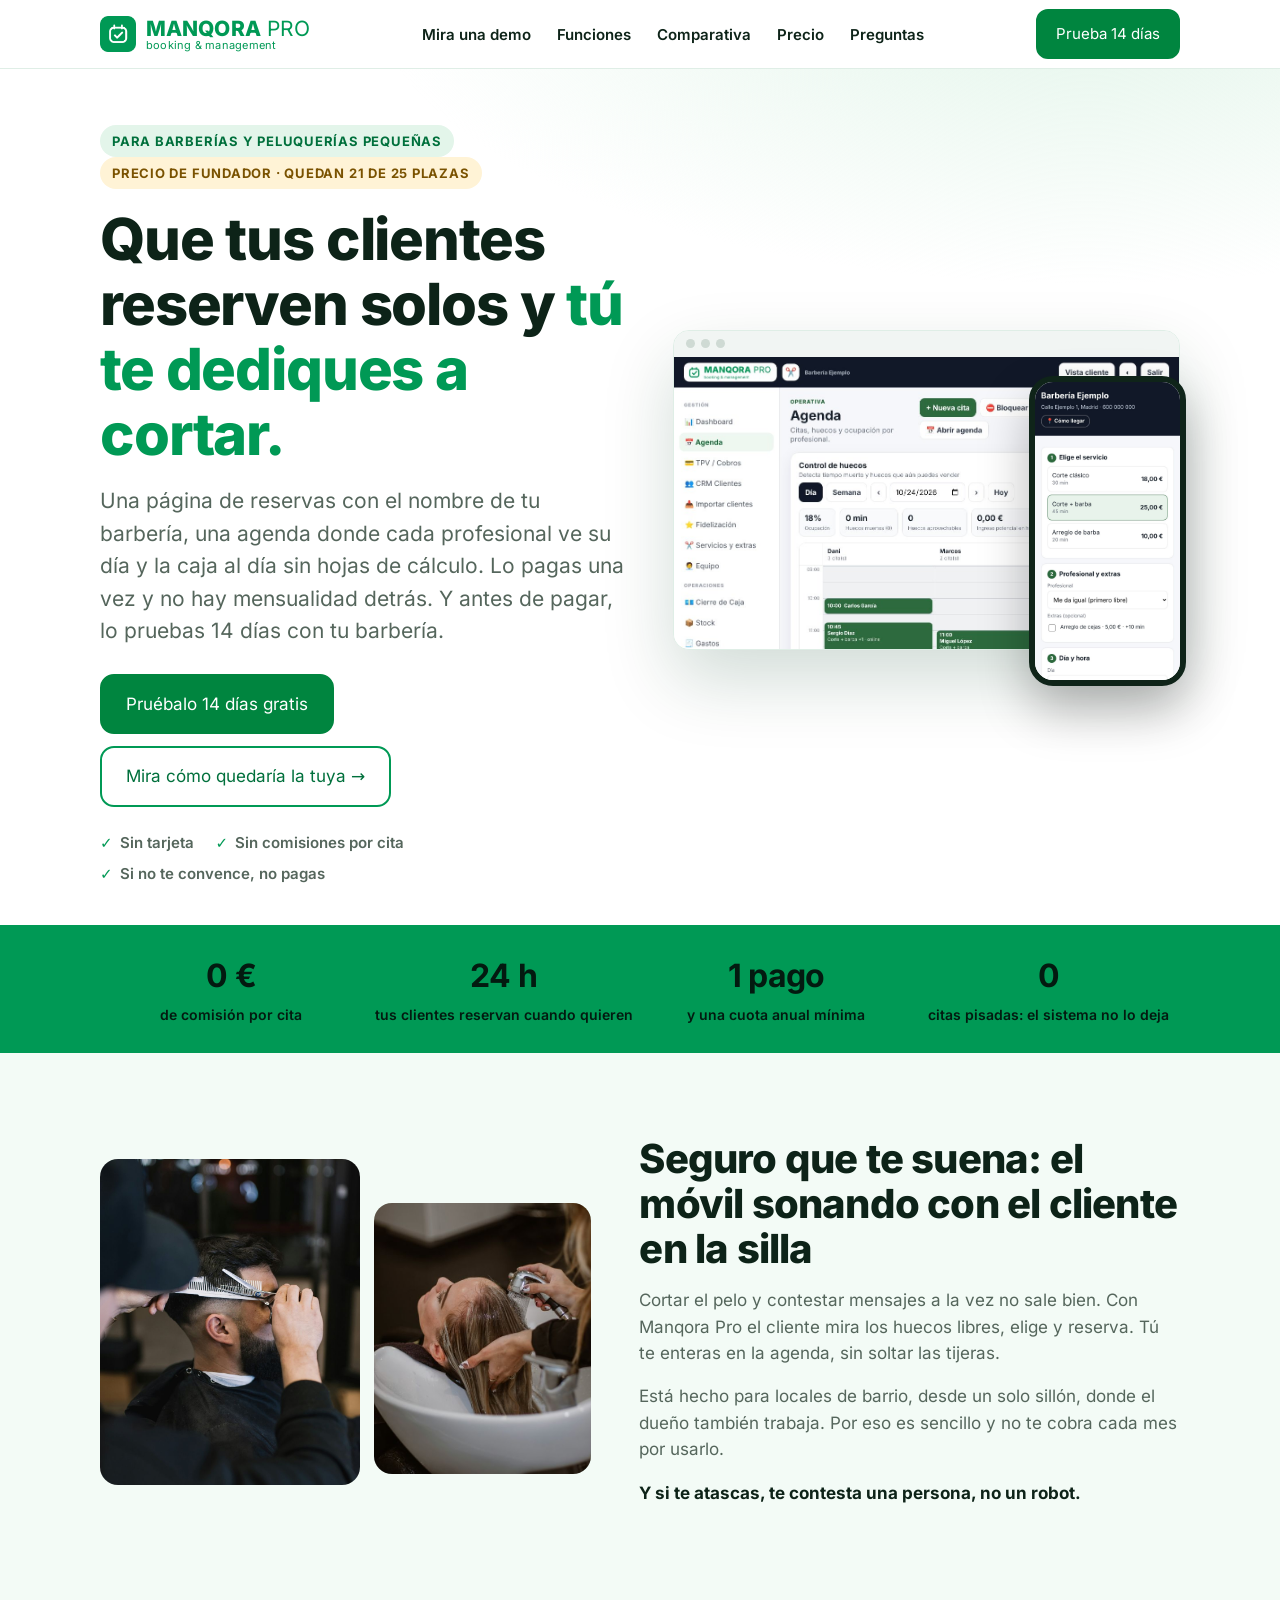
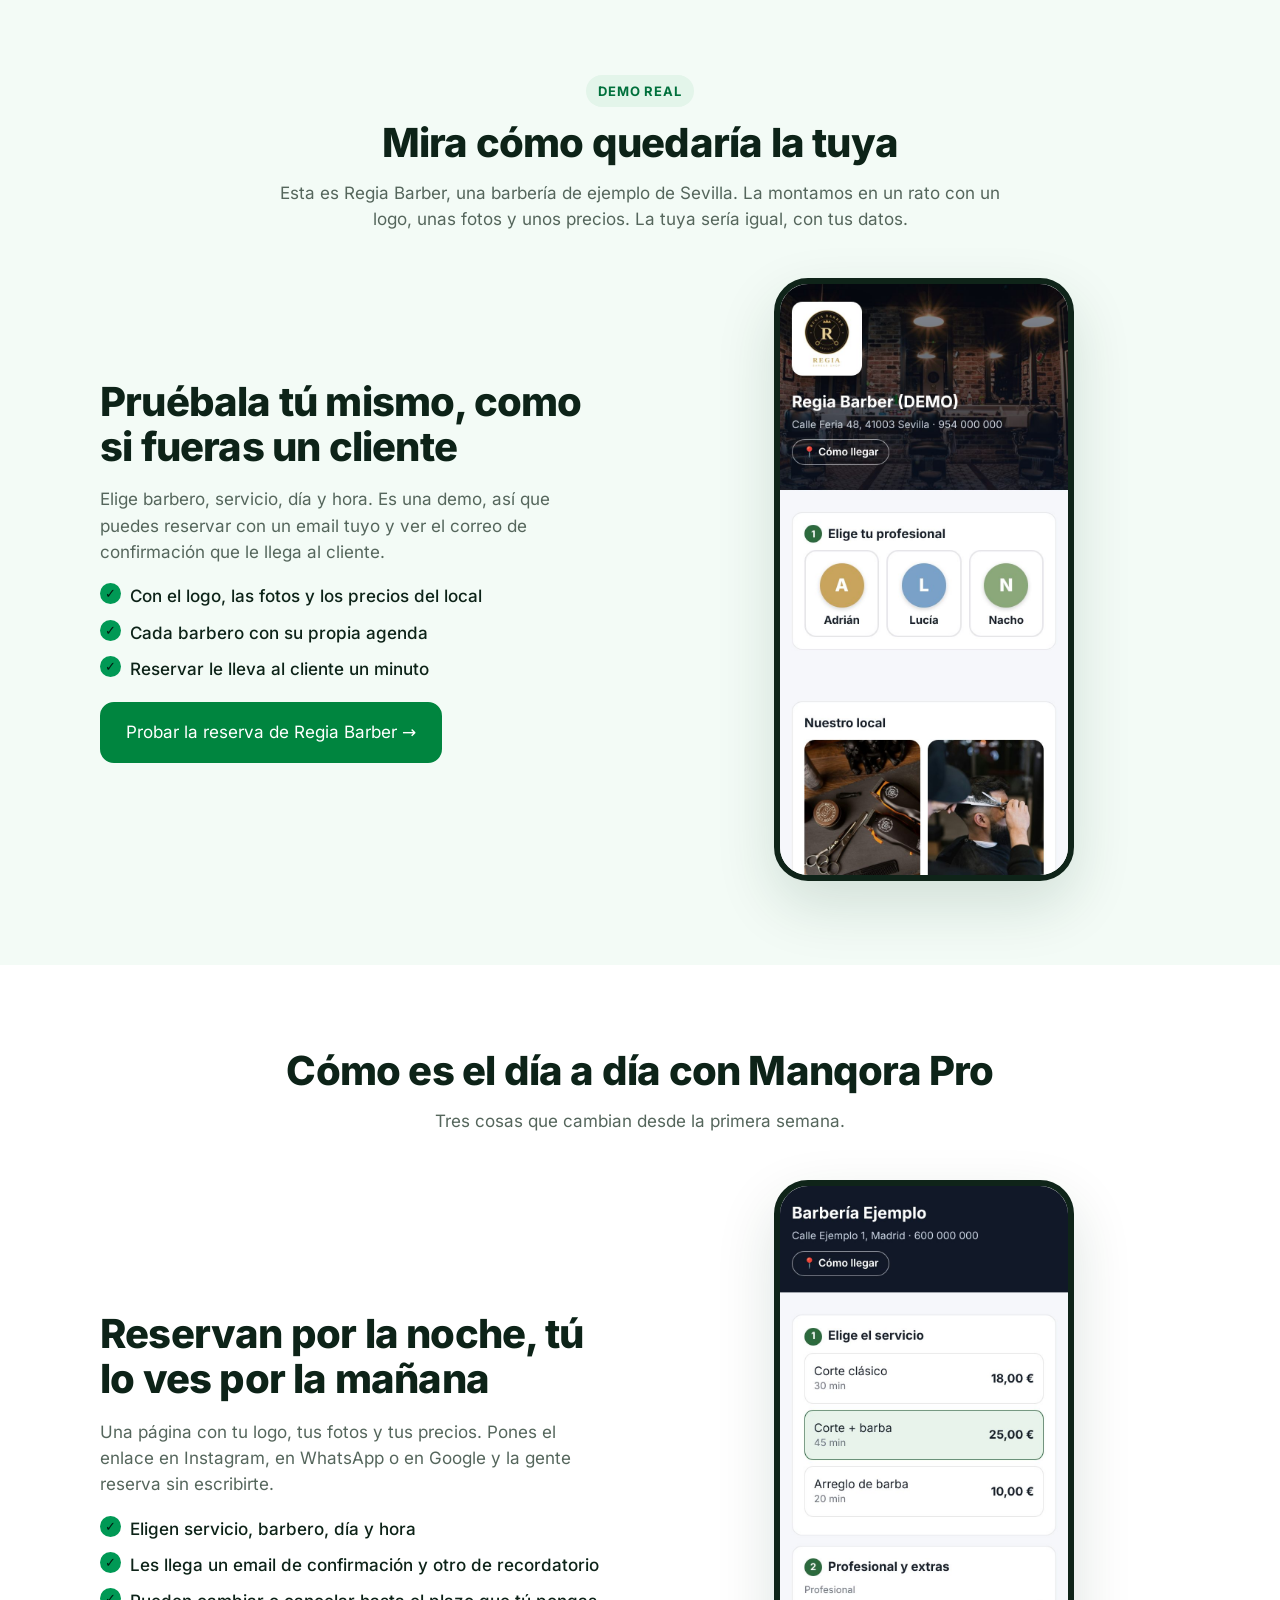
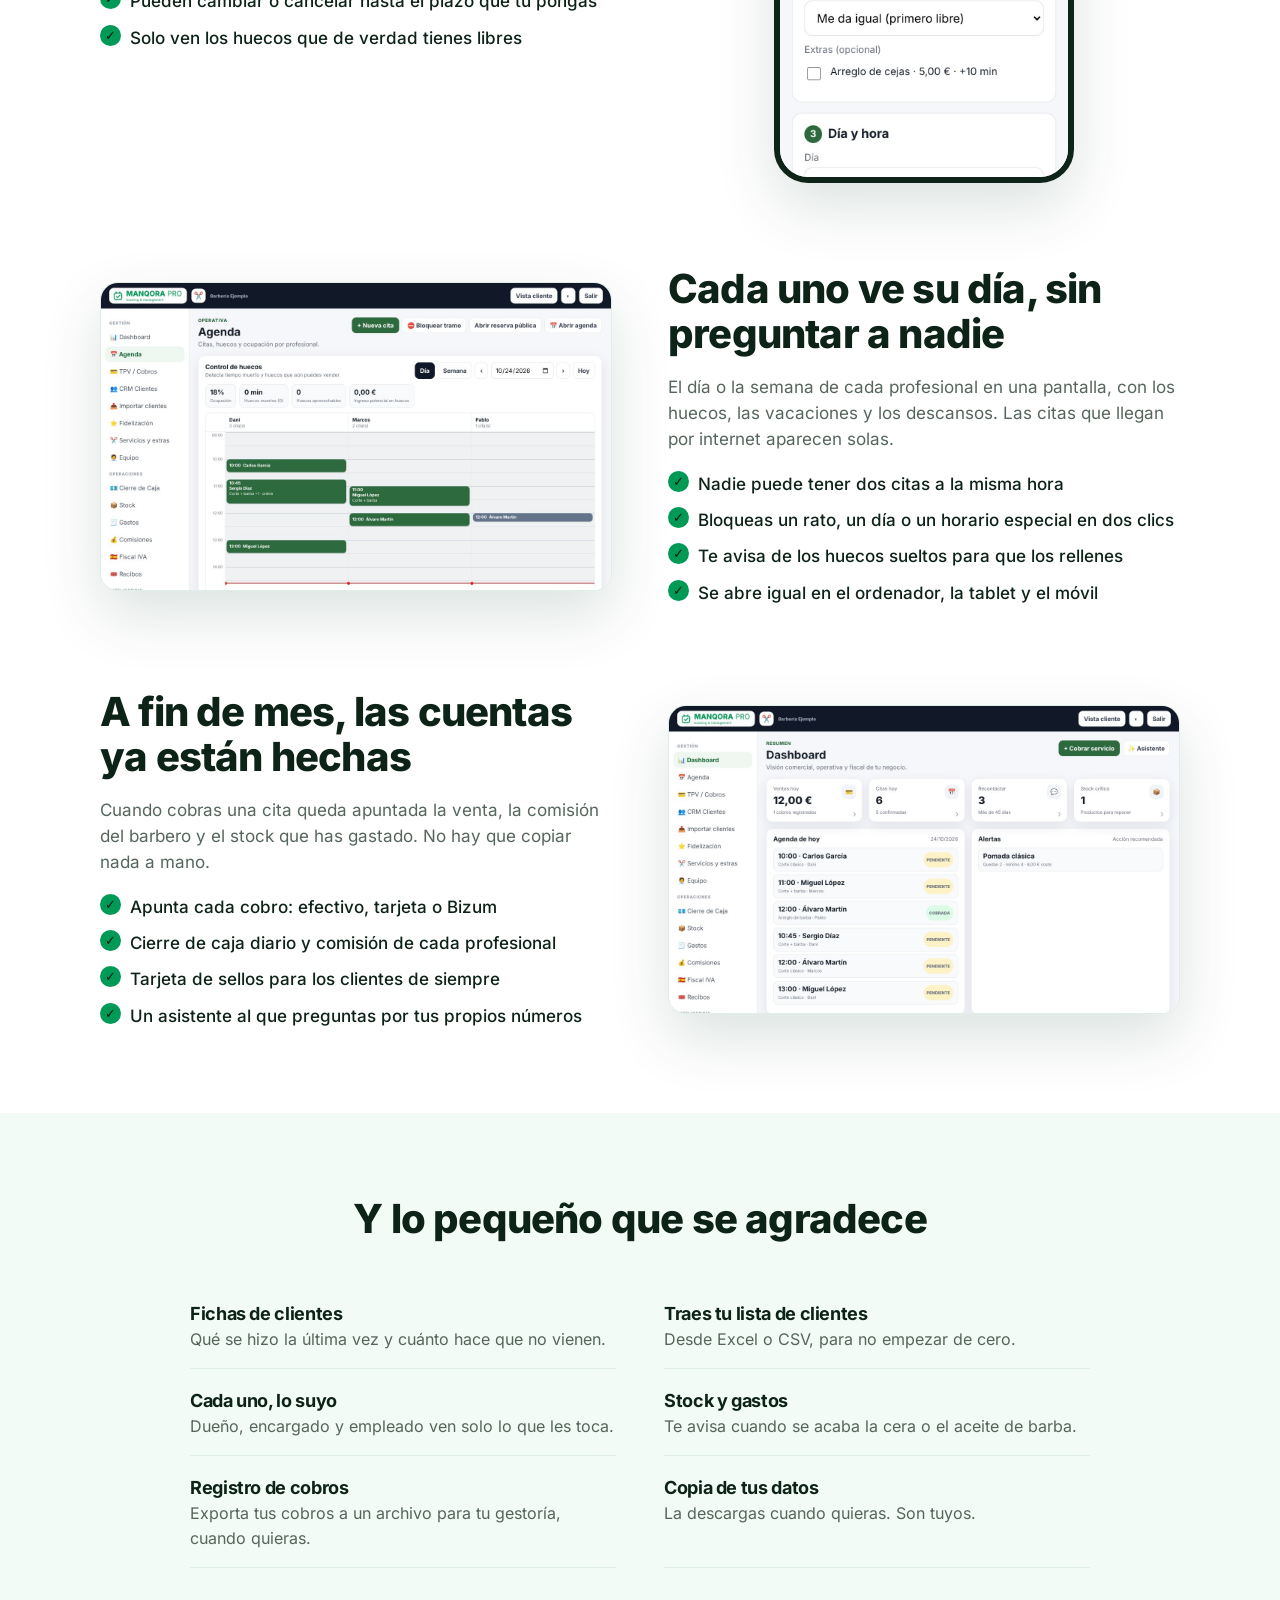
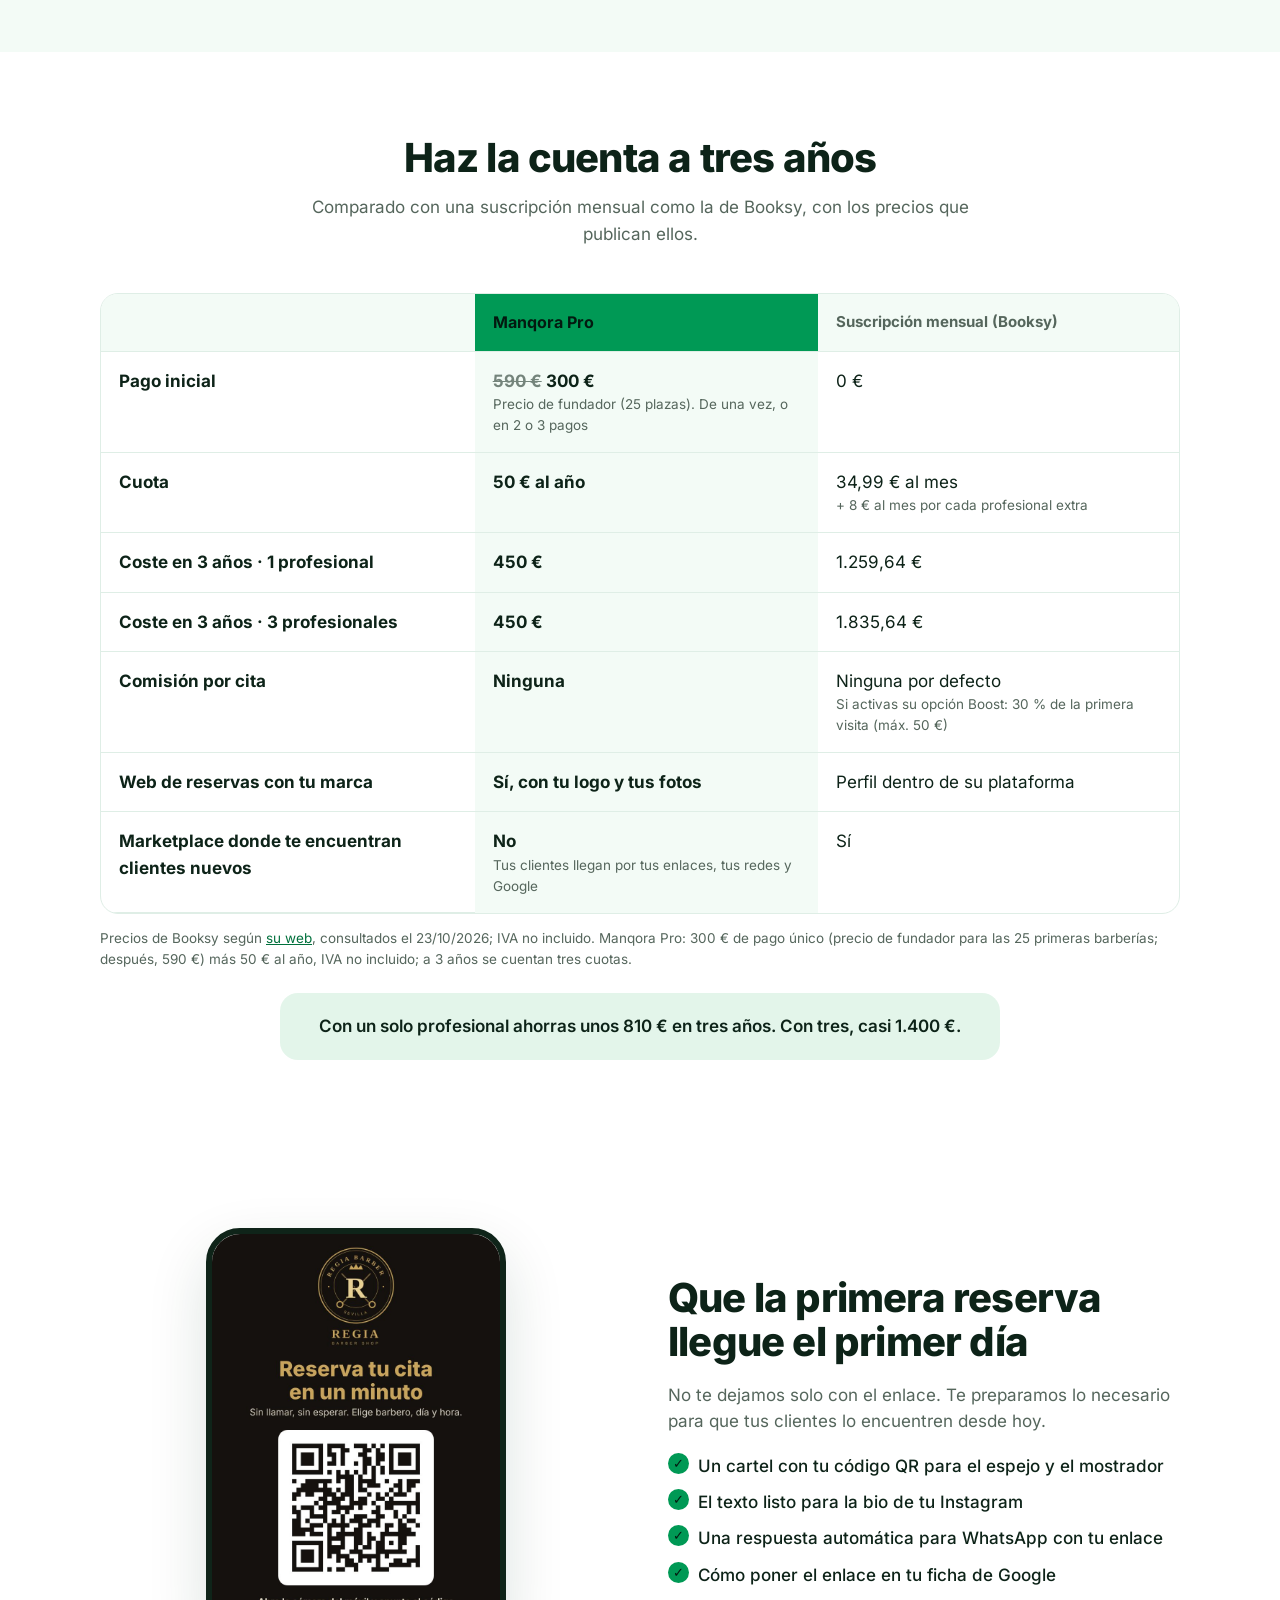
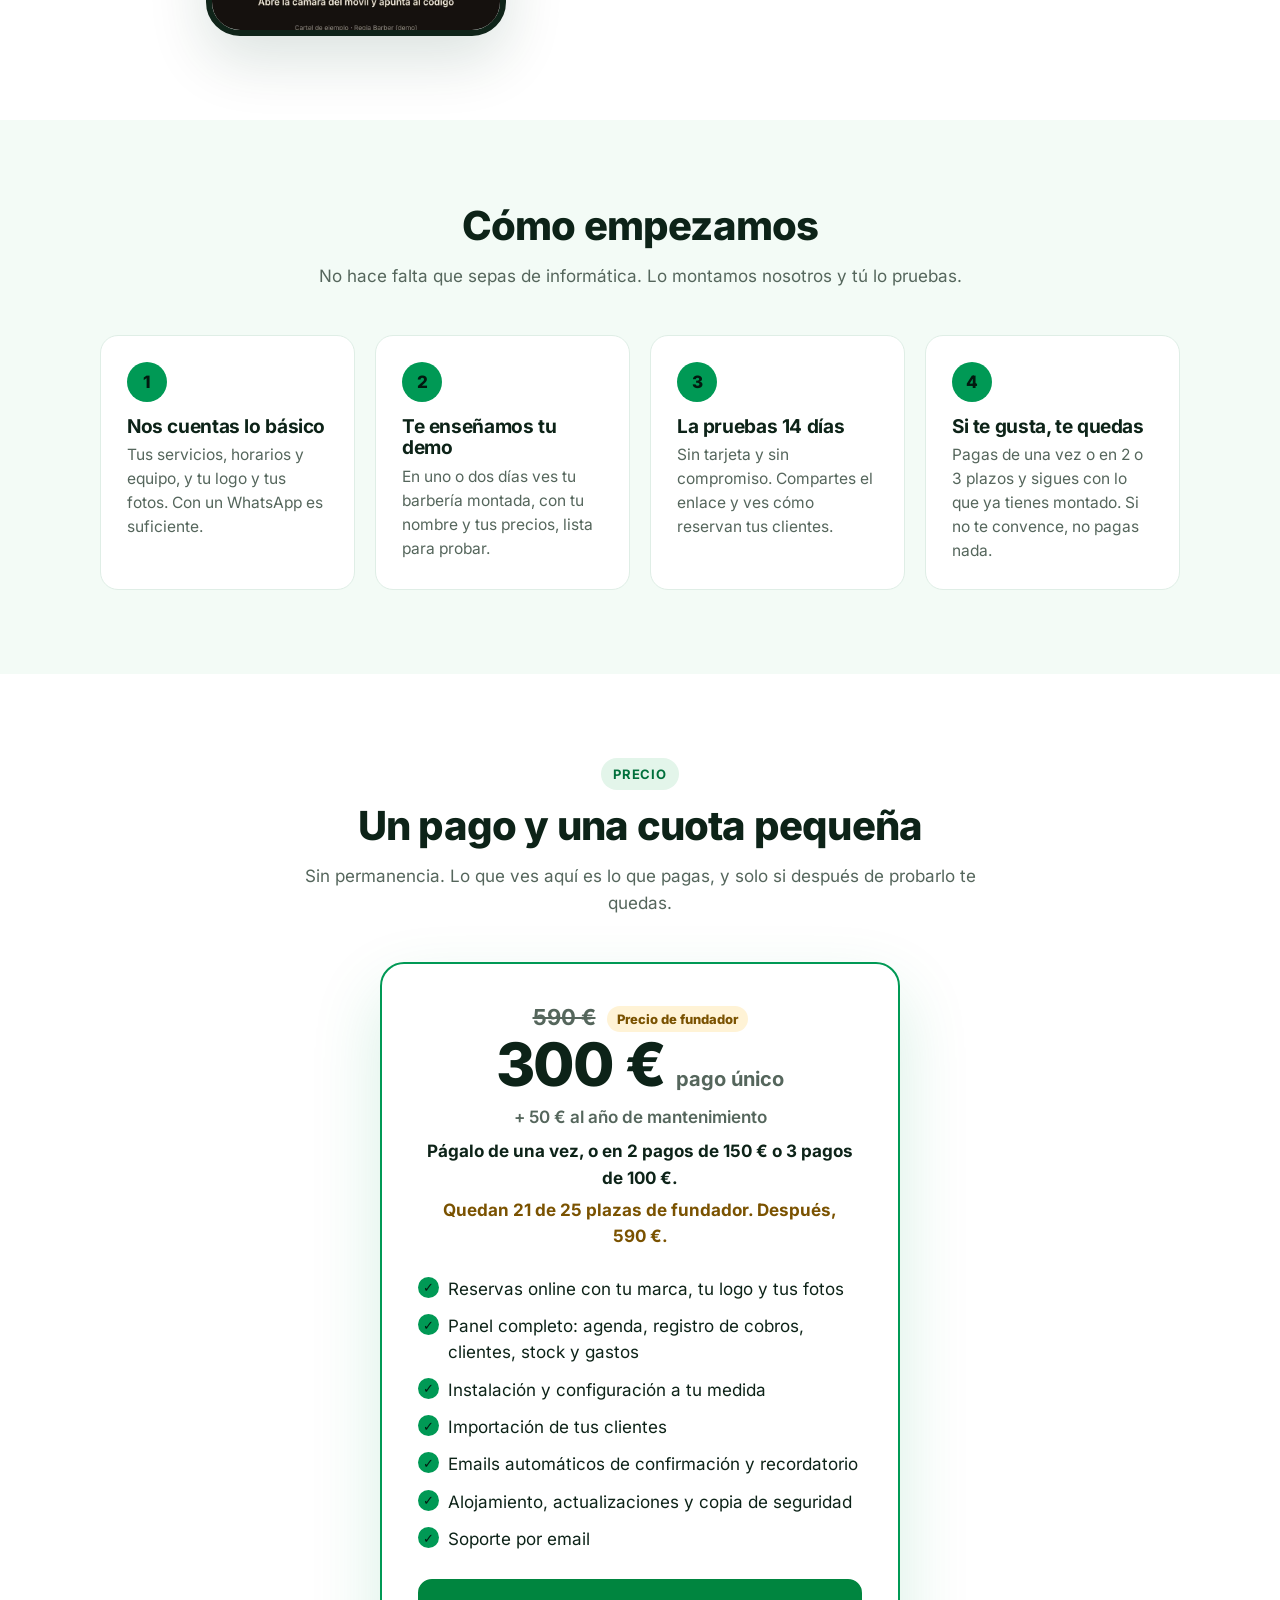
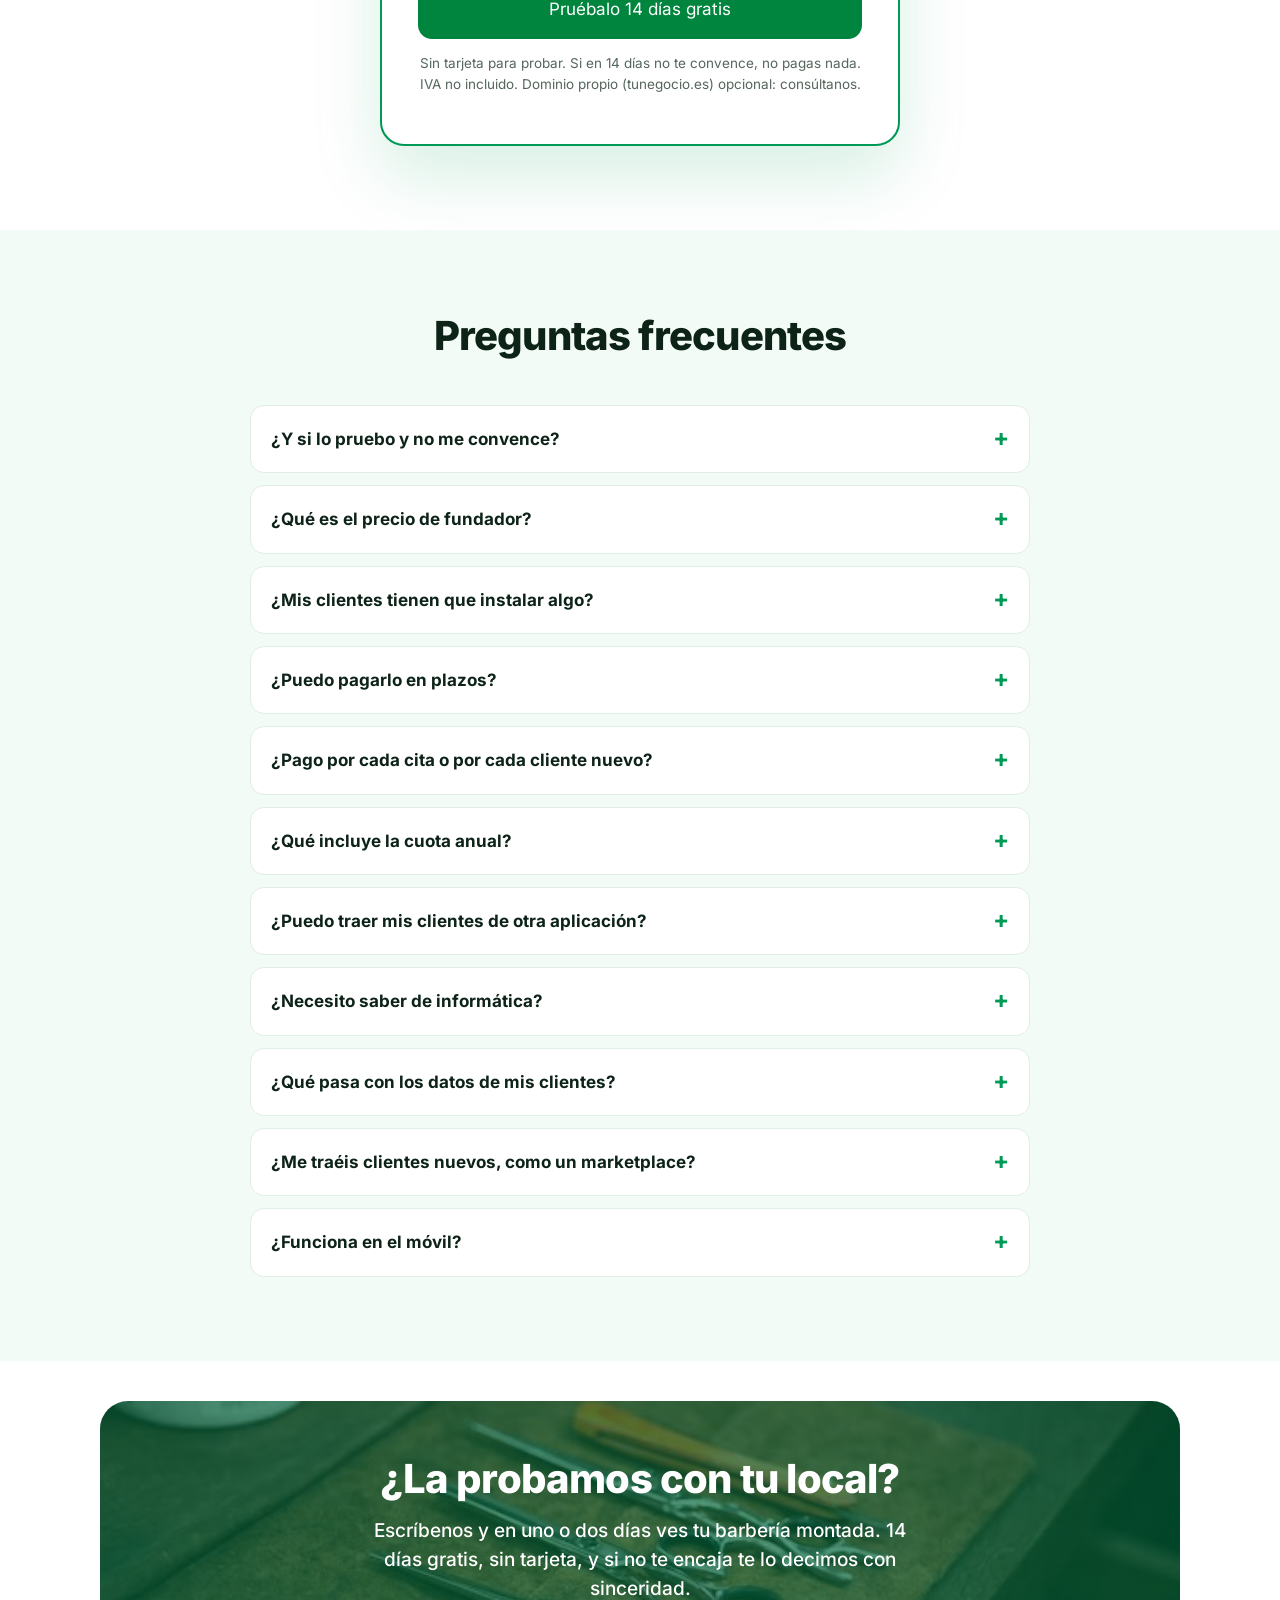
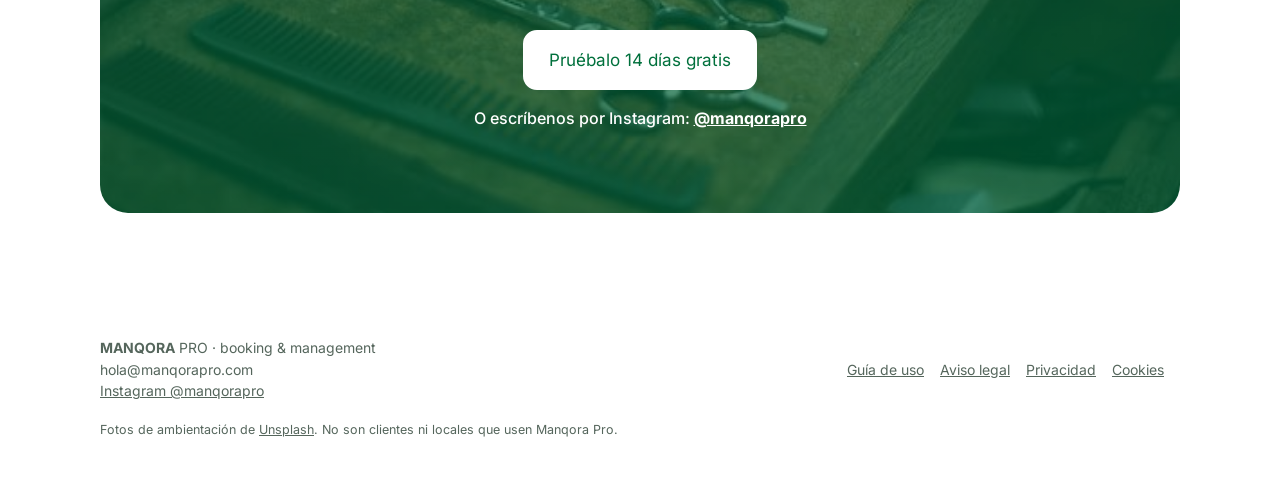
<file: index.html>
<!doctype html>
<html lang="es">
<head>
<meta charset="utf-8">
<meta name="viewport" content="width=device-width,initial-scale=1">
<title>Manqora Pro · Reservas y gestión para barberías y peluquerías</title>
<link rel="preload" href="assets/fonts/inter-latin-400-normal.woff2" as="font" type="font/woff2" crossorigin>
<link rel="stylesheet" href="assets/fonts/fonts.css">
<meta name="description" content="Reservas online con tu marca, agenda por profesional y control del negocio en un solo panel. Pago único, sin comisiones por cita. Pruébalo 14 días gratis, sin tarjeta.">
<meta property="og:title" content="Manqora Pro · Reservas y gestión para barberías y peluquerías">
<meta property="og:description" content="Pago único, sin comisiones por cita y con tus clientes siempre tuyos.">
<link rel="apple-touch-icon" href="/assets/apple-touch-icon.png">
<link rel="manifest" href="/manifest.webmanifest">
<meta name="apple-mobile-web-app-title" content="Manqora Pro">
<meta name="theme-color" content="#009955">
<link rel="icon" type="image/png" href="assets/venta/logo.png">
<style>
:root{--gb:#00853f;--g:#009955;--gd:#00703c;--gs:#e3f5ea;--gx:#f3fbf6;--ink:#0d2318;--mut:#55665c;--line:#dfeee6;--w:#fff;--r:18px}
*{box-sizing:border-box}
html{scroll-behavior:smooth}
body{margin:0;background:var(--w);color:var(--ink);font:17px/1.55 Inter,system-ui,-apple-system,"Segoe UI",Roboto,Helvetica,Arial,sans-serif;-webkit-font-smoothing:antialiased}
a{color:var(--gd)}
img{max-width:100%;height:auto;display:block}
.wrap{max-width:1120px;margin:0 auto;padding:0 20px}
h1,h2,h3{line-height:1.12;letter-spacing:-.02em;margin:0}
h1{font-size:clamp(34px,5.4vw,58px);font-weight:800}
h2{font-size:clamp(27px,3.6vw,40px);font-weight:800}
h3{font-size:19px;font-weight:700}
.eyebrow{display:inline-block;background:var(--gs);color:var(--gd);font-weight:700;font-size:13px;letter-spacing:.06em;text-transform:uppercase;padding:6px 12px;border-radius:999px}
.lead{font-size:clamp(18px,2vw,21px);color:var(--mut);max-width:620px}
/* botones: verde de marca con texto oscuro (contraste AA) */
.btn{display:inline-flex;align-items:center;justify-content:center;gap:8px;padding:15px 24px;border-radius:14px;font:700 17px/1 inherit;font-family:inherit;text-decoration:none;border:2px solid var(--gb);background:var(--gb);color:#fff;cursor:pointer;transition:transform .15s,box-shadow .15s}
.btn:hover{transform:translateY(-1px);box-shadow:0 10px 24px rgba(0,153,85,.28)}
.btn.ghost{background:#fff;color:var(--gd);border-color:var(--g)}
.btn.sm{padding:11px 18px;font-size:15px;border-radius:12px}
/* nav */
nav.top{position:sticky;top:0;z-index:20;background:rgba(255,255,255,.92);backdrop-filter:blur(10px);border-bottom:1px solid var(--line)}
nav .in{display:flex;align-items:center;justify-content:space-between;gap:16px;height:68px}
.brand{display:flex;align-items:center;gap:10px;text-decoration:none;color:var(--ink)}
.brand img{width:36px;height:36px}
.brand span{font-size:21px;color:var(--g);font-weight:400;line-height:1.1}.brand b{font-weight:800;letter-spacing:.005em}
.brand small{display:block;font-size:11px;font-weight:400;color:var(--g);letter-spacing:.02em;margin-top:-2px}
nav ul{display:flex;gap:26px;list-style:none;margin:0;padding:0}
nav ul a{text-decoration:none;color:var(--ink);font-weight:600;font-size:15px}
nav ul a:hover{color:var(--gd)}
/* hero */
.hero{padding:56px 0 40px;background:radial-gradient(1200px 500px at 85% -10%,var(--gs),transparent 60%),#fff}
.hero .grid{display:grid;grid-template-columns:1.05fr 1fr;gap:40px;align-items:center}
.hero h1 span{color:var(--g)}
.hero .lead{margin:18px 0 26px}
.cta{display:flex;flex-wrap:wrap;gap:12px}
.ticks{display:flex;flex-wrap:wrap;gap:8px 22px;margin:24px 0 0;padding:0;list-style:none;color:var(--mut);font-size:15px;font-weight:600}
.ticks li::before{content:"✓";color:var(--g);font-weight:900;margin-right:7px}
.shots{position:relative;padding-bottom:30px}
.laptop{border-radius:16px;border:1px solid var(--line);box-shadow:0 30px 70px rgba(0,60,35,.18);overflow:hidden;background:#fff}
.laptop .bar{height:26px;background:#f1f5f3;display:flex;align-items:center;gap:6px;padding:0 12px}
.laptop .bar i{width:9px;height:9px;border-radius:50%;background:#cfdad4;display:block}
.phone{position:absolute;right:-6px;bottom:-6px;width:31%;min-width:128px;border-radius:24px;border:6px solid #0f2419;overflow:hidden;box-shadow:0 24px 50px rgba(0,0,0,.28);background:#fff}
/* tira */
.strip{background:var(--g);color:#031a10}
.strip .in{display:grid;grid-template-columns:repeat(4,1fr);gap:10px;padding:26px 20px;text-align:center}
.strip b{display:block;font-size:clamp(22px,3vw,32px);letter-spacing:-.02em}
.strip span{font-size:14px;font-weight:600}
/* secciones */
section{padding:84px 0}
.head{max-width:720px;margin:0 auto 46px;text-align:center}
.head p{color:var(--mut);margin:14px 0 0}
.split{display:grid;grid-template-columns:1fr 1fr;gap:56px;align-items:center;margin-bottom:84px}
.split:last-child{margin-bottom:0}
.split.rev .txt{order:2}
.split .txt p{color:var(--mut)}
.split ul{padding:0;margin:18px 0 0;list-style:none;display:grid;gap:10px}
.split li{padding-left:30px;position:relative;font-weight:500}
.split li::before{content:"✓";position:absolute;left:0;top:0;width:21px;height:21px;border-radius:50%;background:var(--g);color:#031a10;font-weight:900;font-size:13px;display:grid;place-items:center;line-height:1}
.frame{border-radius:var(--r);border:1px solid var(--line);box-shadow:0 24px 60px rgba(0,60,35,.14);overflow:hidden;background:#fff}
.frame.phoneframe{max-width:300px;margin:0 auto;border:6px solid #0f2419;border-radius:34px}
.soft{background:var(--gx)}
.cards{display:grid;grid-template-columns:repeat(4,1fr);gap:18px}
.card{background:#fff;border:1px solid var(--line);border-radius:var(--r);padding:24px}
.card .ic{width:46px;height:46px;border-radius:14px;background:var(--gs);display:grid;place-items:center;font-size:23px;margin-bottom:14px}
.card h3{margin-bottom:6px}
.card p{margin:0;color:var(--mut);font-size:15.5px}
/* comparativa */
.cmp{width:100%;border-collapse:separate;border-spacing:0;border:1px solid var(--line);border-radius:var(--r);overflow:hidden;background:#fff}
.cmp th,.cmp td{padding:16px 18px;text-align:left;border-bottom:1px solid var(--line);vertical-align:top}
.cmp tr:last-child td{border-bottom:0}
.cmp thead th{background:var(--gx);font-size:15px;color:var(--mut)}
.cmp thead th.us{background:var(--g);color:#031a10;font-size:16px}
.cmp td.us{background:var(--gx);font-weight:700}
.cmp td small{display:block;font-weight:400;color:var(--mut);font-size:13.5px}
.note{color:var(--mut);font-size:13.5px;margin-top:14px}
.save{margin:24px auto 0;max-width:720px;background:var(--gs);border-radius:var(--r);padding:20px 24px;text-align:center;font-weight:600}
/* pasos */
.steps{display:grid;grid-template-columns:repeat(4,1fr);gap:20px;counter-reset:s}
.step{background:#fff;border:1px solid var(--line);border-radius:var(--r);padding:26px;position:relative}
.step::before{counter-increment:s;content:counter(s);display:grid;place-items:center;width:40px;height:40px;border-radius:50%;background:var(--g);color:#031a10;font-weight:800;margin-bottom:14px}
.step p{margin:6px 0 0;color:var(--mut);font-size:15.5px}
/* precio */
.price{max-width:520px;margin:0 auto;background:#fff;border:2px solid var(--g);border-radius:24px;padding:36px;box-shadow:0 30px 70px rgba(0,153,85,.16);text-align:center}
.price .big{font-size:60px;font-weight:800;letter-spacing:-.03em;line-height:1}
.price .big small{font-size:20px;font-weight:700;color:var(--mut);letter-spacing:0}
.price .yr{margin:10px 0 0;color:var(--mut);font-weight:600}
.price ul{list-style:none;padding:0;margin:26px 0;text-align:left;display:grid;gap:11px}
.price li{padding-left:30px;position:relative}
.price li::before{content:"✓";position:absolute;left:0;top:1px;width:21px;height:21px;border-radius:50%;background:var(--g);color:#031a10;font-weight:900;font-size:13px;display:grid;place-items:center}
.price .btn{width:100%}
/* faq */
.faq{max-width:780px;margin:0 auto;display:grid;gap:12px}
details{background:#fff;border:1px solid var(--line);border-radius:14px;padding:4px 20px}
summary{cursor:pointer;font-weight:700;padding:16px 0;list-style:none;display:flex;justify-content:space-between;gap:14px}
summary::-webkit-details-marker{display:none}
summary::after{content:"+";color:var(--g);font-size:24px;line-height:1;font-weight:700}
details[open] summary::after{content:"–"}
details p{margin:0 0 16px;color:var(--mut)}
/* cta final */
.final{background:var(--g);color:#031a10;text-align:center;border-radius:28px;padding:56px 24px;margin:0 20px}
.final p{max-width:560px;margin:14px auto 26px;font-weight:500;font-size:19px}
.final .btn{background:#fff;border-color:#fff;color:var(--gd)}
footer{padding:40px 0 50px;color:var(--mut);font-size:14px}
footer .in{display:flex;flex-wrap:wrap;gap:12px 26px;justify-content:space-between;align-items:center}
footer a{color:var(--mut);margin-right:16px}
.ph{border-radius:var(--r);overflow:hidden;background:var(--gs);position:relative}
.ph img{width:100%;height:100%;object-fit:cover}
.human{display:grid;grid-template-columns:1fr 1.1fr;gap:48px;align-items:center}
.human .pics{display:grid;grid-template-columns:1.2fr 1fr;gap:14px}
.human .pics .ph{aspect-ratio:4/5}
.human .pics .ph:nth-child(2){margin-top:44px}
.human p{color:var(--mut)}
.human .sign{margin-top:18px;font-weight:700;color:var(--ink)}
.plain{display:grid;grid-template-columns:repeat(2,1fr);gap:6px 48px;max-width:900px;margin:0 auto}
.plain div{padding:16px 0;border-bottom:1px solid var(--line)}
.plain h3{font-size:18px;margin-bottom:3px}
.plain p{margin:0;color:var(--mut);font-size:16px}
.final.photo{background:linear-gradient(rgba(0,100,58,.66),rgba(0,100,58,.72)),var(--bg) center/cover;color:#fff}
.final.photo .btn{color:var(--gd)}
.credits{font-size:12.5px;color:var(--mut);margin-top:18px}
.credits a{margin:0;color:var(--mut)}
@media(max-width:900px){
 .human{grid-template-columns:1fr;gap:30px}
 .plain{grid-template-columns:1fr}
 nav ul{display:none}
 .hero .grid,.split{grid-template-columns:1fr;gap:34px}
 .split.rev .txt{order:0}
 .cards{grid-template-columns:1fr 1fr}
 .steps{grid-template-columns:1fr}
 .strip .in{grid-template-columns:1fr 1fr}
 section{padding:60px 0}
 .split{margin-bottom:60px}
 .cmp th,.cmp td{padding:12px 11px;font-size:14.5px}
}
@media(max-width:900px){.steps{grid-template-columns:1fr 1fr}}
.btn.sm{white-space:nowrap;flex-shrink:0}
.brand{min-width:0}
@media(max-width:560px){
 .cards{grid-template-columns:1fr}.brand small{display:none}.price{padding:28px 20px}
 nav .in{height:60px;gap:10px}
 .brand img{width:32px;height:32px}
 .brand span{font-size:17px}
 .btn.sm{padding:10px 14px;font-size:14px}
 .hero{padding:32px 0 28px}
 .cta .btn{width:100%}
 .btn{padding:16px 20px}
 .strip .in{padding:22px 14px;gap:18px 8px}
 .strip span{font-size:13px}
 .phone{border-width:4px;border-radius:18px;min-width:110px}
 .final{padding:44px 18px;margin:0 14px;border-radius:22px}
 .final p{font-size:17px}
 .human .pics{gap:10px}
 .human .pics .ph:nth-child(2){margin-top:28px}
 .plain{gap:0}
 summary{padding:14px 0}
 footer .in{flex-direction:column;align-items:flex-start}
}
@media(max-width:360px){.brand span{font-size:15px}.btn.sm{padding:9px 11px;font-size:13px}}


/* formulario de contacto */
#cf{position:fixed;inset:0;z-index:60;display:none;align-items:center;justify-content:center;padding:14px;background:rgba(3,26,16,.6);backdrop-filter:blur(3px)}
#cf.on{display:flex}
#cf .box{background:#fff;border-radius:20px;width:min(480px,100%);max-height:calc(100vh - 28px);overflow:auto;padding:26px 24px 22px;position:relative;box-shadow:0 30px 80px rgba(0,0,0,.35)}
#cf h2{font-size:23px;margin:0 28px 6px 0}
#cf .sub{margin:0 0 16px;color:var(--mut);font-size:15px}
#cf .close{position:absolute;top:12px;right:12px;width:38px;height:38px;border:0;border-radius:50%;background:var(--gx);font-size:22px;line-height:1;cursor:pointer;color:var(--ink)}
#cf label{display:block;font-weight:600;font-size:14px;margin:12px 0 5px}
#cf input[type=text],#cf input[type=email],#cf input[type=tel],#cf textarea{width:100%;font:16px/1.3 inherit;font-family:inherit;padding:12px 13px;border:1.5px solid var(--line);border-radius:12px;background:#fff;color:var(--ink)}
#cf textarea{min-height:100px;resize:vertical}
#cf input:focus,#cf textarea:focus{outline:none;border-color:var(--g);box-shadow:0 0 0 3px rgba(0,153,85,.15)}
#cf .chk{display:flex;gap:10px;align-items:flex-start;margin:14px 0 4px;font-size:13.5px;color:var(--mut);font-weight:400}
#cf .chk a{color:var(--gd)}
#cf .chk input{margin-top:3px;width:18px;height:18px;flex-shrink:0;accent-color:var(--g)}
#cf .hp{position:absolute;left:-9999px;width:1px;height:1px;opacity:0}
#cf .btn{width:100%;margin-top:14px}
#cf .btn[disabled]{opacity:.6;cursor:wait}
#cf .err{color:#b42318;font-size:14px;margin:10px 0 0;display:none}
#cf .ok{text-align:center;padding:10px 0 4px;display:none}
#cf .ok h2{margin:8px 0 6px}
#cf .ok .tick{width:56px;height:56px;border-radius:50%;background:var(--gs);color:var(--gd);font-size:30px;display:inline-flex;align-items:center;justify-content:center}
</style>
</head>
<body>

<nav class="top"><div class="wrap in">
  <a class="brand" href="#"><img src="assets/venta/logo.png" alt=""><span><b>MANQORA</b> PRO<small>booking &amp; management</small></span></a>
  <ul><li><a href="#demo">Mira una demo</a></li><li><a href="#funciones">Funciones</a></li><li><a href="#comparativa">Comparativa</a></li><li><a href="#precio">Precio</a></li><li><a href="#preguntas">Preguntas</a></li></ul>
  <a class="btn sm" href="mailto:hola@manqorapro.com?subject=Quiero%20probar%2014%20d%C3%ADas%20Manqora%20Pro">Prueba 14 días</a>
</div></nav>

<header class="hero"><div class="wrap grid">
  <div>
    <span class="eyebrow">Para barberías y peluquerías pequeñas</span> <span class="eyebrow" style="background:#fff3d6;color:#7a5200">Precio de fundador · quedan 21 de 25 plazas</span>
    <h1 style="margin-top:18px">Que tus clientes reserven solos y <span>tú te dediques a cortar.</span></h1>
    <p class="lead">Una página de reservas con el nombre de tu barbería, una agenda donde cada profesional ve su día y la caja al día sin hojas de cálculo. Lo pagas una vez y no hay mensualidad detrás. Y antes de pagar, lo pruebas 14 días con tu barbería.</p>
    <div class="cta">
      <a class="btn" href="mailto:hola@manqorapro.com?subject=Quiero%20probar%2014%20d%C3%ADas%20Manqora%20Pro">Pruébalo 14 días gratis</a>
      <a class="btn ghost" href="#demo">Mira cómo quedaría la tuya →</a>
    </div>
    <ul class="ticks"><li>Sin tarjeta</li><li>Sin comisiones por cita</li><li>Si no te convence, no pagas</li></ul>
  </div>
  <div class="shots">
    <div class="laptop"><div class="bar"><i></i><i></i><i></i></div><img src="assets/venta/hero-agenda.jpg" alt="Agenda de la barbería con las citas de cada profesional" width="1125" height="652"></div>
    <div class="phone"><img src="assets/venta/reserva-movil.jpg" alt="Página de reservas en el móvil" width="780" height="1600"></div>
  </div>
</div></header>

<div class="strip"><div class="wrap in">
  <div><b>0 €</b><span>de comisión por cita</span></div>
  <div><b>24 h</b><span>tus clientes reservan cuando quieren</span></div>
  <div><b>1 pago</b><span>y una cuota anual mínima</span></div>
  <div><b>0</b><span>citas pisadas: el sistema no lo deja</span></div>
</div></div>

<section class="soft"><div class="wrap human">
  <div class="pics">
    <div class="ph"><img src="assets/venta/foto3.jpg" alt="Barbero perfilando el corte a un cliente" loading="lazy" width="900" height="1125"></div>
    <div class="ph"><img src="assets/venta/foto1.jpg" alt="Peluquera lavando el pelo a una clienta" loading="lazy" width="1000" height="667" style="object-position:38% 50%"></div>
  </div>
  <div>
    <h2>Seguro que te suena: el móvil sonando con el cliente en la silla</h2>
    <p style="margin-top:16px">Cortar el pelo y contestar mensajes a la vez no sale bien. Con Manqora Pro el cliente mira los huecos libres, elige y reserva. Tú te enteras en la agenda, sin soltar las tijeras.</p>
    <p>Está hecho para locales de barrio, desde un solo sillón, donde el dueño también trabaja. Por eso es sencillo y no te cobra cada mes por usarlo.</p>
    <div class="sign">Y si te atascas, te contesta una persona, no un robot.</div>
  </div>
</div></section>

<section class="soft" id="demo"><div class="wrap">
  <div class="head"><span class="eyebrow">Demo real</span><h2 style="margin-top:14px">Mira cómo quedaría la tuya</h2><p>Esta es Regia Barber, una barbería de ejemplo de Sevilla. La montamos en un rato con un logo, unas fotos y unos precios. La tuya sería igual, con tus datos.</p></div>
  <div class="split">
    <div class="txt">
      <h2>Pruébala tú mismo, como si fueras un cliente</h2>
      <p>Elige barbero, servicio, día y hora. Es una demo, así que puedes reservar con un email tuyo y ver el correo de confirmación que le llega al cliente.</p>
      <ul><li>Con el logo, las fotos y los precios del local</li><li>Cada barbero con su propia agenda</li><li>Reservar le lleva al cliente un minuto</li></ul>
      <p style="margin-top:20px"><a class="btn" href="reservas.html?n=demo-prueba">Probar la reserva de Regia Barber →</a></p>
    </div>
    <div class="frame phoneframe"><img src="assets/venta/regia-movil.jpg" alt="Página de reservas de Regia Barber, barbería de ejemplo, en el móvil" loading="lazy" width="780" height="1600"></div>
  </div>
</div></section>

<section id="funciones"><div class="wrap">
  <div class="head"><h2>Cómo es el día a día con Manqora Pro</h2><p>Tres cosas que cambian desde la primera semana.</p></div>

  <div class="split">
    <div class="txt">
      <h2>Reservan por la noche, tú lo ves por la mañana</h2>
      <p>Una página con tu logo, tus fotos y tus precios. Pones el enlace en Instagram, en WhatsApp o en Google y la gente reserva sin escribirte.</p>
      <ul><li>Eligen servicio, barbero, día y hora</li><li>Les llega un email de confirmación y otro de recordatorio</li><li>Pueden cambiar o cancelar hasta el plazo que tú pongas</li><li>Solo ven los huecos que de verdad tienes libres</li></ul>
    </div>
    <div class="frame phoneframe"><img src="assets/venta/reserva-movil.jpg" alt="Reserva online en el móvil" loading="lazy" width="780" height="1600"></div>
  </div>

  <div class="split rev">
    <div class="txt">
      <h2>Cada uno ve su día, sin preguntar a nadie</h2>
      <p>El día o la semana de cada profesional en una pantalla, con los huecos, las vacaciones y los descansos. Las citas que llegan por internet aparecen solas.</p>
      <ul><li>Nadie puede tener dos citas a la misma hora</li><li>Bloqueas un rato, un día o un horario especial en dos clics</li><li>Te avisa de los huecos sueltos para que los rellenes</li><li>Se abre igual en el ordenador, la tablet y el móvil</li></ul>
    </div>
    <div class="frame"><img src="assets/venta/panel-agenda.jpg" alt="Agenda por profesional" loading="lazy" width="1360" height="820"></div>
  </div>

  <div class="split">
    <div class="txt">
      <h2>A fin de mes, las cuentas ya están hechas</h2>
      <p>Cuando cobras una cita queda apuntada la venta, la comisión del barbero y el stock que has gastado. No hay que copiar nada a mano.</p>
      <ul><li>Apunta cada cobro: efectivo, tarjeta o Bizum</li><li>Cierre de caja diario y comisión de cada profesional</li><li>Tarjeta de sellos para los clientes de siempre</li><li>Un asistente al que preguntas por tus propios números</li></ul>
    </div>
    <div class="frame"><img src="assets/venta/panel-dashboard.jpg" alt="Resumen del día en el panel" loading="lazy" width="1360" height="820"></div>
  </div>
</div></section>

<section class="soft"><div class="wrap">
  <div class="head"><h2>Y lo pequeño que se agradece</h2></div>
  <div class="plain">
    <div><h3>Fichas de clientes</h3><p>Qué se hizo la última vez y cuánto hace que no vienen.</p></div>
    <div><h3>Traes tu lista de clientes</h3><p>Desde Excel o CSV, para no empezar de cero.</p></div>
    <div><h3>Cada uno, lo suyo</h3><p>Dueño, encargado y empleado ven solo lo que les toca.</p></div>
    <div><h3>Stock y gastos</h3><p>Te avisa cuando se acaba la cera o el aceite de barba.</p></div>
    <div><h3>Registro de cobros</h3><p>Exporta tus cobros a un archivo para tu gestoría, cuando quieras.</p></div>
    <div><h3>Copia de tus datos</h3><p>La descargas cuando quieras. Son tuyos.</p></div>
  </div>
</div></section>

<section id="comparativa"><div class="wrap">
  <div class="head"><h2>Haz la cuenta a tres años</h2><p>Comparado con una suscripción mensual como la de Booksy, con los precios que publican ellos.</p></div>
  <table class="cmp">
    <thead><tr><th></th><th class="us">Manqora Pro</th><th>Suscripción mensual (Booksy)</th></tr></thead>
    <tbody>
      <tr><th>Pago inicial</th><td class="us"><s style="opacity:.55">590 €</s> <b>300 €</b><small>Precio de fundador (25 plazas). De una vez, o en 2 o 3 pagos</small></td><td>0 €</td></tr>
      <tr><th>Cuota</th><td class="us">50 € al año</td><td>34,99 € al mes<small>+ 8 € al mes por cada profesional extra</small></td></tr>
      <tr><th>Coste en 3 años · 1 profesional</th><td class="us">450 €</td><td>1.259,64 €</td></tr>
      <tr><th>Coste en 3 años · 3 profesionales</th><td class="us">450 €</td><td>1.835,64 €</td></tr>
      <tr><th>Comisión por cita</th><td class="us">Ninguna</td><td>Ninguna por defecto<small>Si activas su opción Boost: 30 % de la primera visita (máx. 50 €)</small></td></tr>
      <tr><th>Web de reservas con tu marca</th><td class="us">Sí, con tu logo y tus fotos</td><td>Perfil dentro de su plataforma</td></tr>
      <tr><th>Marketplace donde te encuentran clientes nuevos</th><td class="us">No<small>Tus clientes llegan por tus enlaces, tus redes y Google</small></td><td>Sí</td></tr>
    </tbody>
  </table>
  <p class="note">Precios de Booksy según <a href="https://biz.booksy.com/es-es/precios" rel="noopener" target="_blank">su web</a>, consultados el 23/10/2026; IVA no incluido. Manqora Pro: 300 € de pago único (precio de fundador para las 25 primeras barberías; después, 590 €) más 50 € al año, IVA no incluido; a 3 años se cuentan tres cuotas.</p>
  <div class="save">Con un solo profesional ahorras unos 810 € en tres años. Con tres, casi 1.400 €.</div>
</div></section>

<section id="kit"><div class="wrap">
  <div class="split rev">
    <div class="txt">
      <h2>Que la primera reserva llegue el primer día</h2>
      <p>No te dejamos solo con el enlace. Te preparamos lo necesario para que tus clientes lo encuentren desde hoy.</p>
      <ul><li>Un cartel con tu código QR para el espejo y el mostrador</li><li>El texto listo para la bio de tu Instagram</li><li>Una respuesta automática para WhatsApp con tu enlace</li><li>Cómo poner el enlace en tu ficha de Google</li></ul>
    </div>
    <div class="frame phoneframe"><img src="assets/venta/cartel-qr.jpg" alt="Cartel de ejemplo con código QR para reservar" loading="lazy" width="800" height="1100"></div>
  </div>
</div></section>

<section class="soft"><div class="wrap">
  <div class="head"><h2>Cómo empezamos</h2><p>No hace falta que sepas de informática. Lo montamos nosotros y tú lo pruebas.</p></div>
  <div class="steps">
    <div class="step"><h3>Nos cuentas lo básico</h3><p>Tus servicios, horarios y equipo, y tu logo y tus fotos. Con un WhatsApp es suficiente.</p></div>
    <div class="step"><h3>Te enseñamos tu demo</h3><p>En uno o dos días ves tu barbería montada, con tu nombre y tus precios, lista para probar.</p></div>
    <div class="step"><h3>La pruebas 14 días</h3><p>Sin tarjeta y sin compromiso. Compartes el enlace y ves cómo reservan tus clientes.</p></div>
    <div class="step"><h3>Si te gusta, te quedas</h3><p>Pagas de una vez o en 2 o 3 plazos y sigues con lo que ya tienes montado. Si no te convence, no pagas nada.</p></div>
  </div>
</div></section>

<section id="precio"><div class="wrap">
  <div class="head"><span class="eyebrow">Precio</span><h2 style="margin-top:14px">Un pago y una cuota pequeña</h2><p>Sin permanencia. Lo que ves aquí es lo que pagas, y solo si después de probarlo te quedas.</p></div>
  <div class="price">
    <div class="was" style="font-size:22px;font-weight:700;color:var(--mut)"><s>590 €</s> <span style="display:inline-block;background:#fff3d6;color:#7a5200;font-size:13px;font-weight:800;padding:3px 10px;border-radius:99px;vertical-align:middle;margin-left:6px">Precio de fundador</span></div>
    <div class="big">300 € <small>pago único</small></div>
    <p class="yr">+ 50 € al año de mantenimiento</p>
    <p style="margin:8px 0 0;font-weight:700">Págalo de una vez, o en 2 pagos de 150 € o 3 pagos de 100 €.</p>
    <p style="margin:6px 0 14px;font-weight:700;color:#7a5200">Quedan 21 de 25 plazas de fundador. Después, <span style="white-space:nowrap">590 €</span>.</p>
    <ul>
      <li>Reservas online con tu marca, tu logo y tus fotos</li>
      <li>Panel completo: agenda, registro de cobros, clientes, stock y gastos</li>
      <li>Instalación y configuración a tu medida</li>
      <li>Importación de tus clientes</li>
      <li>Emails automáticos de confirmación y recordatorio</li>
      <li>Alojamiento, actualizaciones y copia de seguridad</li>
      <li>Soporte por email</li>
    </ul>
    <a class="btn" href="mailto:hola@manqorapro.com?subject=Quiero%20probar%2014%20d%C3%ADas%20Manqora%20Pro">Pruébalo 14 días gratis</a>
    <p class="note">Sin tarjeta para probar. Si en 14 días no te convence, no pagas nada. IVA no incluido. Dominio propio (tunegocio.es) opcional: consúltanos.</p>
  </div>
</div></section>

<section class="soft" id="preguntas"><div class="wrap">
  <div class="head"><h2>Preguntas frecuentes</h2></div>
  <div class="faq">
        <details><summary>¿Y si lo pruebo y no me convence?</summary><p>No pasa nada y no pagas nada. Son 14 días sin tarjeta, con tu barbería montada. Si no es para ti, lo dejamos y borramos lo que hayamos preparado.</p></details>
    <details><summary>¿Qué es el precio de fundador?</summary><p>Las 25 primeras barberías pagan 300 € en vez de 590 €, una sola vez. Cuando se acaben las plazas, el precio pasa a ser el normal. Ahora quedan 21.</p></details>
    <details><summary>¿Mis clientes tienen que instalar algo?</summary><p>No. Reservan desde una página web, con el móvil que ya tienen. Les llega un email de confirmación y otro de recordatorio.</p></details>
    <details><summary>¿Puedo pagarlo en plazos?</summary><p>Sí. Puedes pagar los 300 € de una vez, en 2 pagos de 150 € o en 3 pagos de 100 €. El primer pago llega después de los 14 días de prueba, solo si te quedas.</p></details>
    <details><summary>¿Pago por cada cita o por cada cliente nuevo?</summary><p>No. No cobramos nada por cita ni por cliente. Pagas una vez y luego la cuota del año.</p></details>
    <details><summary>¿Qué incluye la cuota anual?</summary><p>Alojamiento, mantenimiento, actualizaciones, copia de seguridad y soporte por email. Las mejoras que no sean arreglos se presupuestan aparte.</p></details>
    <details><summary>¿Puedo traer mis clientes de otra aplicación?</summary><p>Sí. Si puedes exportarlos a un archivo de Excel o CSV, los importamos al empezar.</p></details>
    <details><summary>¿Necesito saber de informática?</summary><p>No. No. Lo montamos contigo y el primer día ya puedes apuntar citas.</p></details>
    <details><summary>¿Qué pasa con los datos de mis clientes?</summary><p>Son tuyos. Firmamos contigo el contrato de encargado del tratamiento que exige el RGPD, y puedes descargar una copia de seguridad cuando quieras.</p></details>
    <details><summary>¿Me traéis clientes nuevos, como un marketplace?</summary><p>No, y mejor que lo sepas desde el principio. Esto es tu propia página de reservas: los clientes llegan por tu Instagram, tu WhatsApp y Google. A cambio, no pagas por cada uno que llega.</p></details>
    <details><summary>¿Funciona en el móvil?</summary><p>Sí, tanto la página de reservas de tus clientes como el panel de gestión.</p></details>
  </div>
</div></section>

<section style="padding-top:40px"><div class="wrap" style="padding:0">
  <div class="final photo" style="--bg:url(assets/venta/foto2.jpg)">
    <h2>¿La probamos con tu local?</h2>
    <p>Escríbenos y en uno o dos días ves tu barbería montada. 14 días gratis, sin tarjeta, y si no te encaja te lo decimos con sinceridad.</p>
    <a class="btn" href="mailto:hola@manqorapro.com?subject=Quiero%20probar%2014%20d%C3%ADas%20Manqora%20Pro">Pruébalo 14 días gratis</a>
    <p style="margin-top:16px;font-size:16px">O escríbenos por Instagram: <a href="https://instagram.com/manqorapro" rel="noopener" target="_blank" style="color:#fff;font-weight:700">@manqorapro</a></p>
  </div>
</div></section>

<footer><div class="wrap in">
  <div><b>MANQORA</b> PRO · booking &amp; management<br>hola@manqorapro.com<br><a href="https://instagram.com/manqorapro" rel="noopener" target="_blank">Instagram @manqorapro</a></div>
  <div><a href="guia.html">Guía de uso</a><a href="legal.html#aviso">Aviso legal</a><a href="legal.html#privacidad">Privacidad</a><a href="legal.html#cookies">Cookies</a></div>
</div>
<div class="wrap credits">Fotos de ambientación de <a href="https://unsplash.com" rel="noopener">Unsplash</a>. No son clientes ni locales que usen Manqora Pro.</div></footer>


<div id="cf" role="dialog" aria-modal="true" aria-labelledby="cft">
  <div class="box">
    <button type="button" class="close" id="cfx" aria-label="Cerrar">&times;</button>
    <form id="cfform" novalidate>
      <h2 id="cft">Cuéntanos qué necesitas</h2>
      <p class="sub">Te respondemos personalmente.</p>
      <label for="cfn">Nombre</label><input type="text" id="cfn" name="name" autocomplete="name" maxlength="120" required>
      <label for="cfe">Email</label><input type="email" id="cfe" name="email" autocomplete="email" maxlength="200" required>
      <label for="cfp">Teléfono <span style="font-weight:400;color:var(--mut)">(opcional)</span></label><input type="tel" id="cfp" name="phone" autocomplete="tel" maxlength="40">
      <label for="cfm">Mensaje</label><textarea id="cfm" name="message" maxlength="2000" required></textarea>
      <input class="hp" type="text" name="website" tabindex="-1" autocomplete="off" aria-hidden="true">
      <label class="chk"><input type="checkbox" id="cfc"><span>Acepto que usen estos datos solo para responderme, según la <a href="legal.html#privacidad" target="_blank" rel="noopener">política de privacidad</a>.</span></label>
      <p class="err" id="cferr"></p>
      <button class="btn" type="submit" id="cfsend">Enviar mensaje</button>
    </form>
    <div class="ok" id="cfok"><div class="tick">&#10003;</div><h2>¡Recibido!</h2><p class="sub">Te escribiremos al email que nos has dado. Gracias por contarnos.</p><button type="button" class="btn ghost" id="cfdone">Cerrar</button></div>
  </div>
</div>
<script>
(function(){
  var EP='https://jiokzzzdepinumbrjalm.supabase.co/functions/v1/contact-form';
  var KEY='eyJhbGciOiJIUzI1NiIsInR5cCI6IkpXVCJ9.eyJpc3MiOiJzdXBhYmFzZSIsInJlZiI6Imppb2t6enpkZXBpbnVtYnJqYWxtIiwicm9sZSI6ImFub24iLCJpYXQiOjE3OTI3NzI0OTYsImV4cCI6MjEwODM0ODQ5Nn0.ztvIlZQkTO1xtZwRM_hSC-E6UwXIuHJegrRvHRaJdww';
  var $=function(i){return document.getElementById(i)},cf=$('cf'),form=$('cfform'),err=$('cferr'),last=null;
  function open(subject){
    last=document.activeElement;
    form.style.display='';$('cfok').style.display='none';err.style.display='none';
    if(!$('cfm').value)$('cfm').value=subject||'';
    cf.classList.add('on');document.body.style.overflow='hidden';setTimeout(function(){$('cfn').focus()},50);
  }
  function close(){cf.classList.remove('on');document.body.style.overflow='';if(last&&last.focus)last.focus()}
  function msg(t){err.textContent=t;err.style.display='block'}
  document.addEventListener('click',function(e){
    var a=e.target.closest&&e.target.closest('a[href^="mailto:"]');
    if(!a)return;
    e.preventDefault();
    var m=/subject=([^&]+)/.exec(a.getAttribute('href'));
    open(m?decodeURIComponent(m[1]):'');
  });
  $('cfx').onclick=close;$('cfdone').onclick=close;
  cf.addEventListener('click',function(e){if(e.target===cf)close()});
  document.addEventListener('keydown',function(e){if(e.key==='Escape'&&cf.classList.contains('on'))close()});
  form.addEventListener('submit',function(e){
    e.preventDefault();err.style.display='none';
    var d={name:$('cfn').value.trim(),email:$('cfe').value.trim(),phone:$('cfp').value.trim(),message:$('cfm').value.trim(),website:form.website.value,consent:$('cfc').checked};
    if(!d.name)return msg('Escribe tu nombre.');
    if(!/^[^@\s]+@[^@\s]+\.[^@\s]+$/.test(d.email))return msg('Revisa tu email: parece que falta algo.');
    if(d.message.length<3)return msg('Escribe un mensaje breve.');
    if(!d.consent)return msg('Marca la casilla para que podamos responderte.');
    var b=$('cfsend');b.disabled=true;b.textContent='Enviando…';
    fetch(EP,{method:'POST',headers:{'Content-Type':'application/json','Authorization':'Bearer '+KEY,'apikey':KEY},body:JSON.stringify(d)})
      .then(function(r){return r.json().catch(function(){return{}}).then(function(j){return{s:r.status,j:j}})})
      .then(function(x){
        if(x.j&&x.j.ok){form.style.display='none';$('cfok').style.display='block';$('cfm').value='';$('cfc').checked=false;return}
        msg(x.s===429?'Has enviado varios mensajes seguidos. Prueba de nuevo en un rato o escríbenos a hola@manqorapro.com.':'No hemos podido enviarlo. Escríbenos a hola@manqorapro.com y te respondemos.');
      })
      .catch(function(){msg('Sin conexión. Escríbenos a hola@manqorapro.com y te respondemos.')})
      .then(function(){b.disabled=false;b.textContent='Enviar mensaje'});
  });
})();
</script>
</body>
</html>
</file>
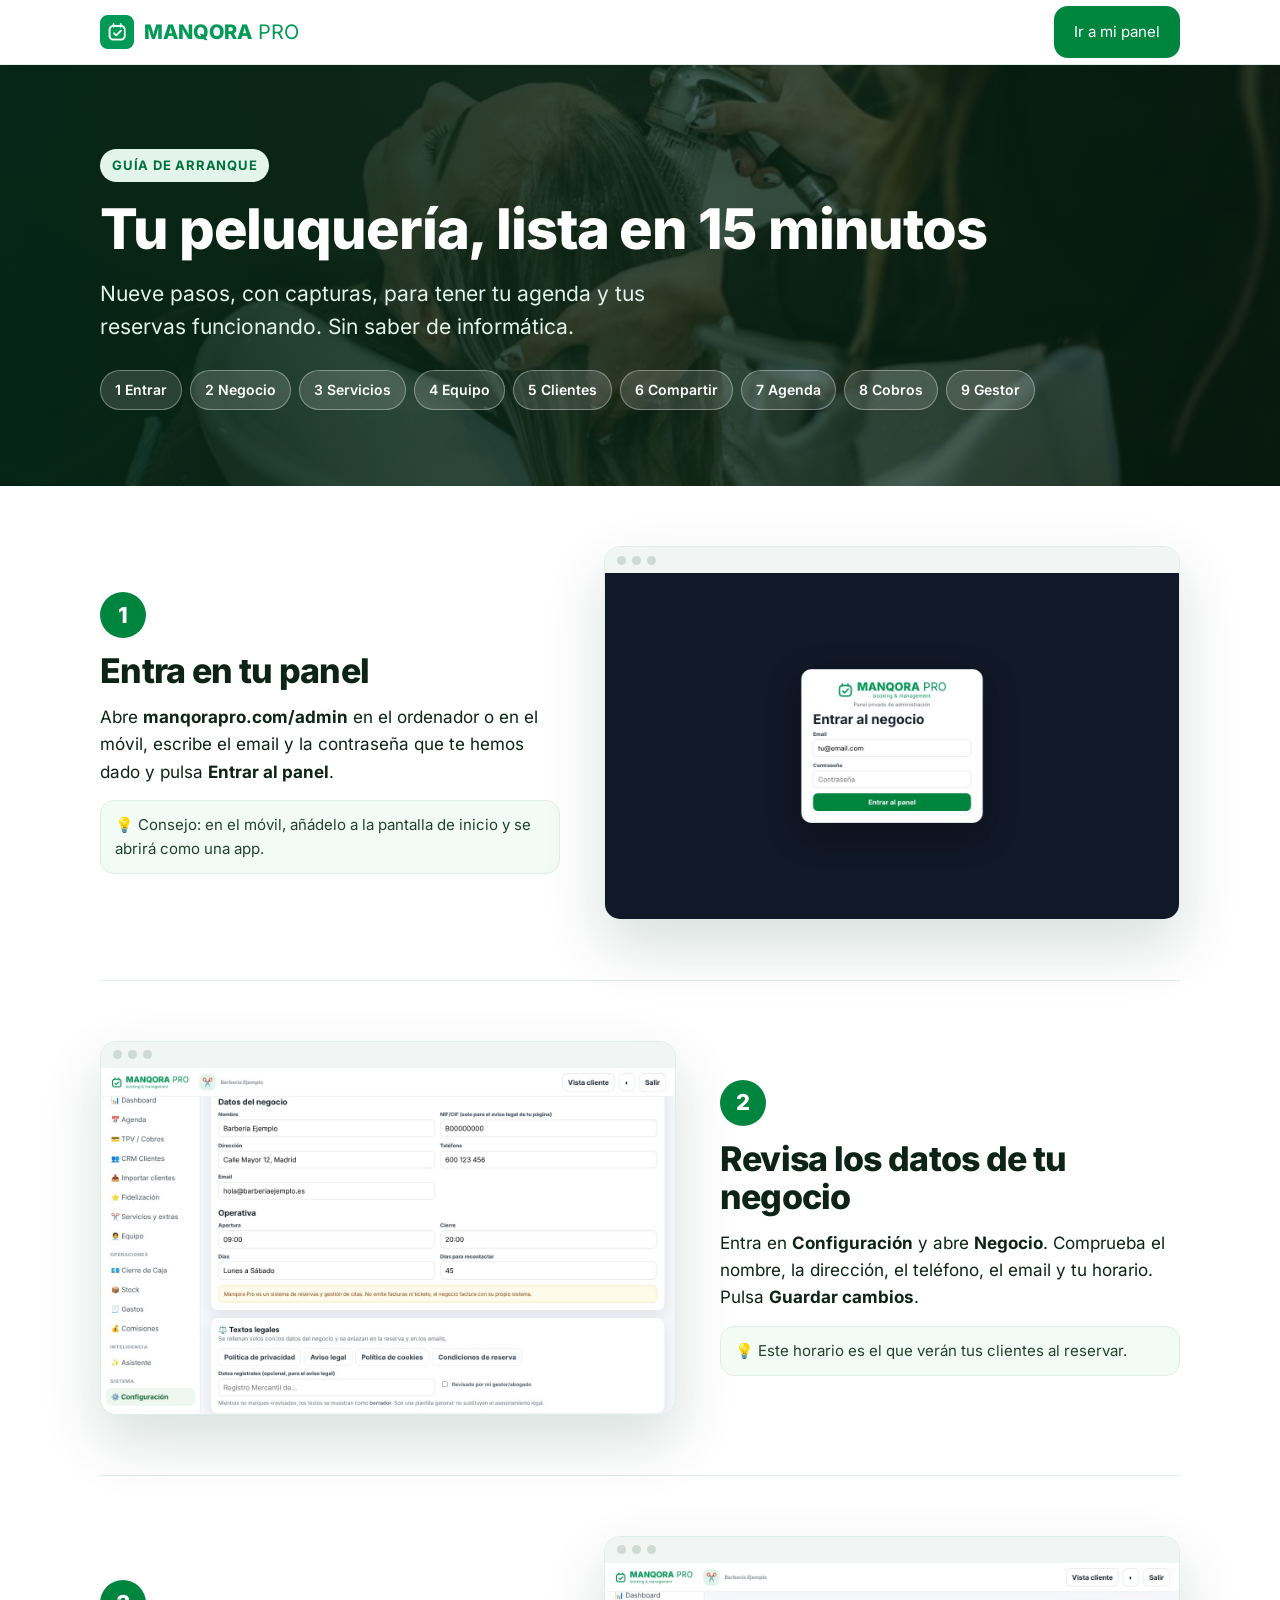
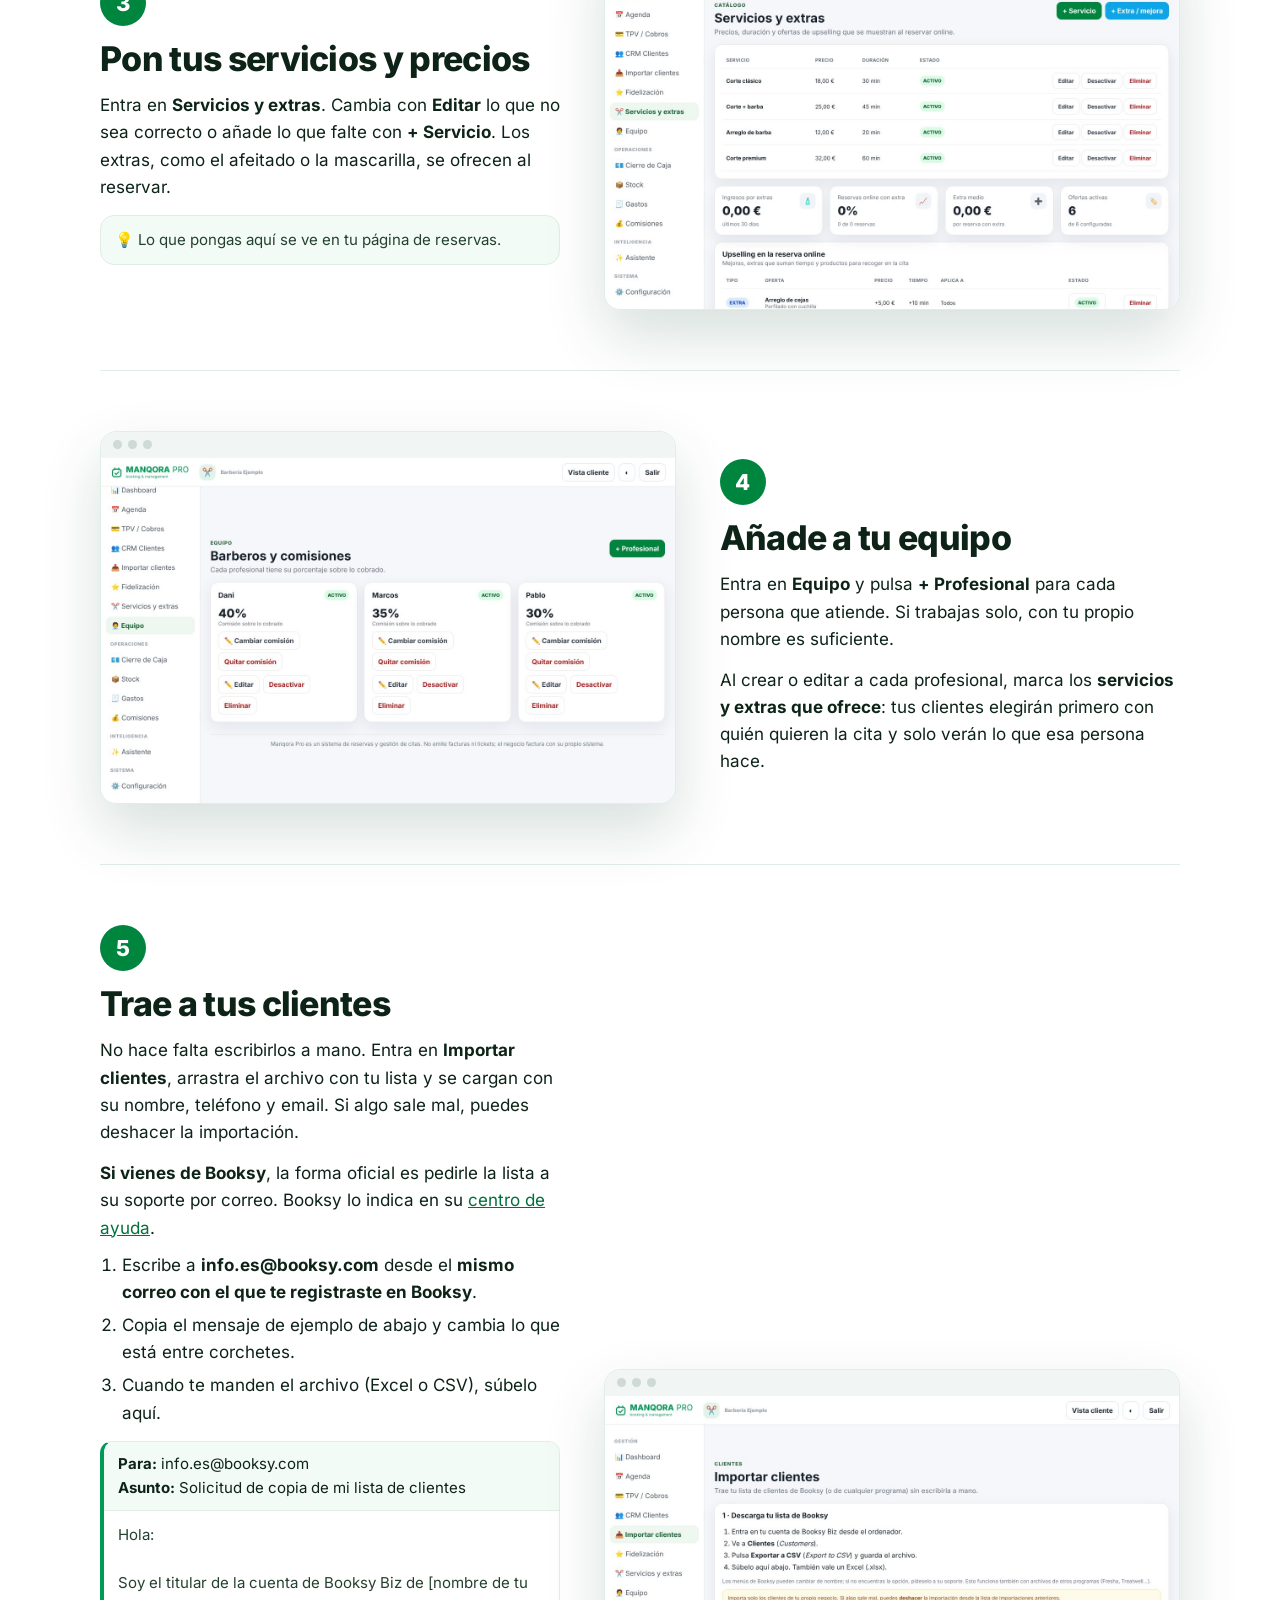
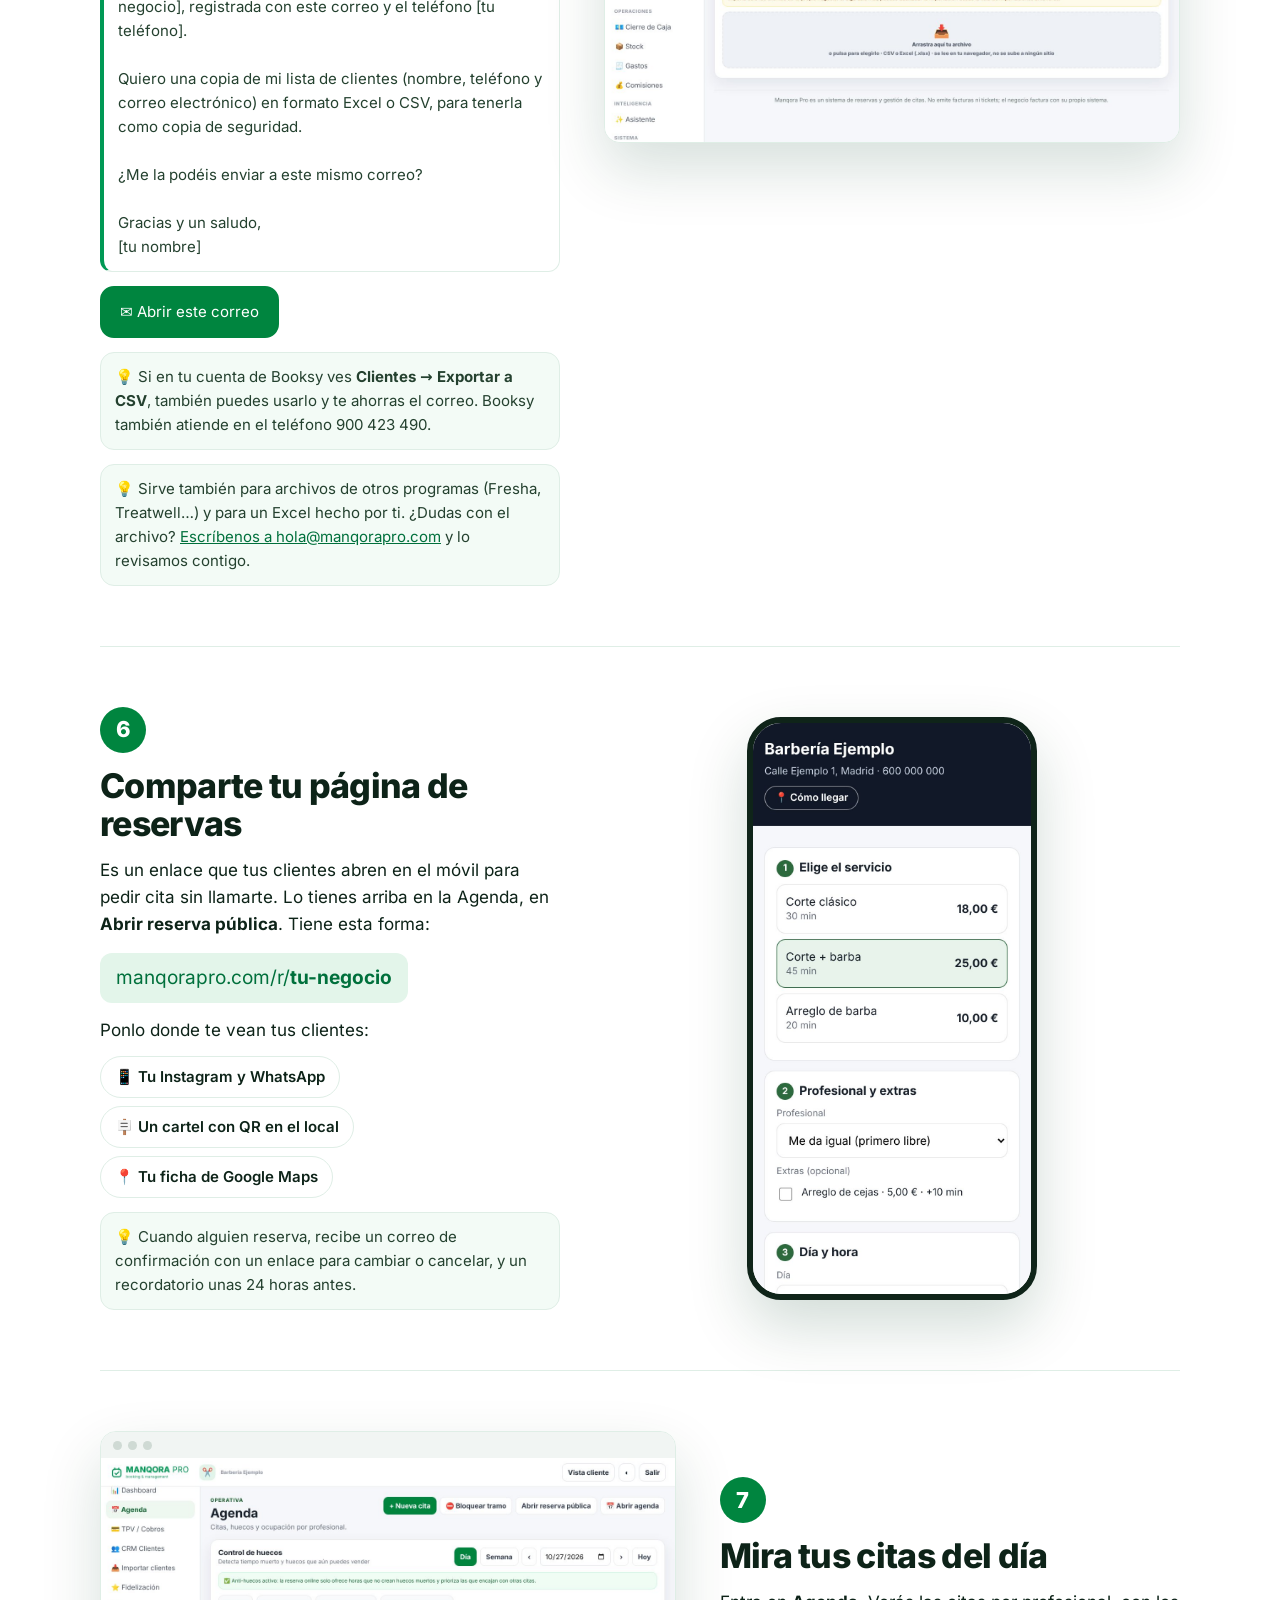
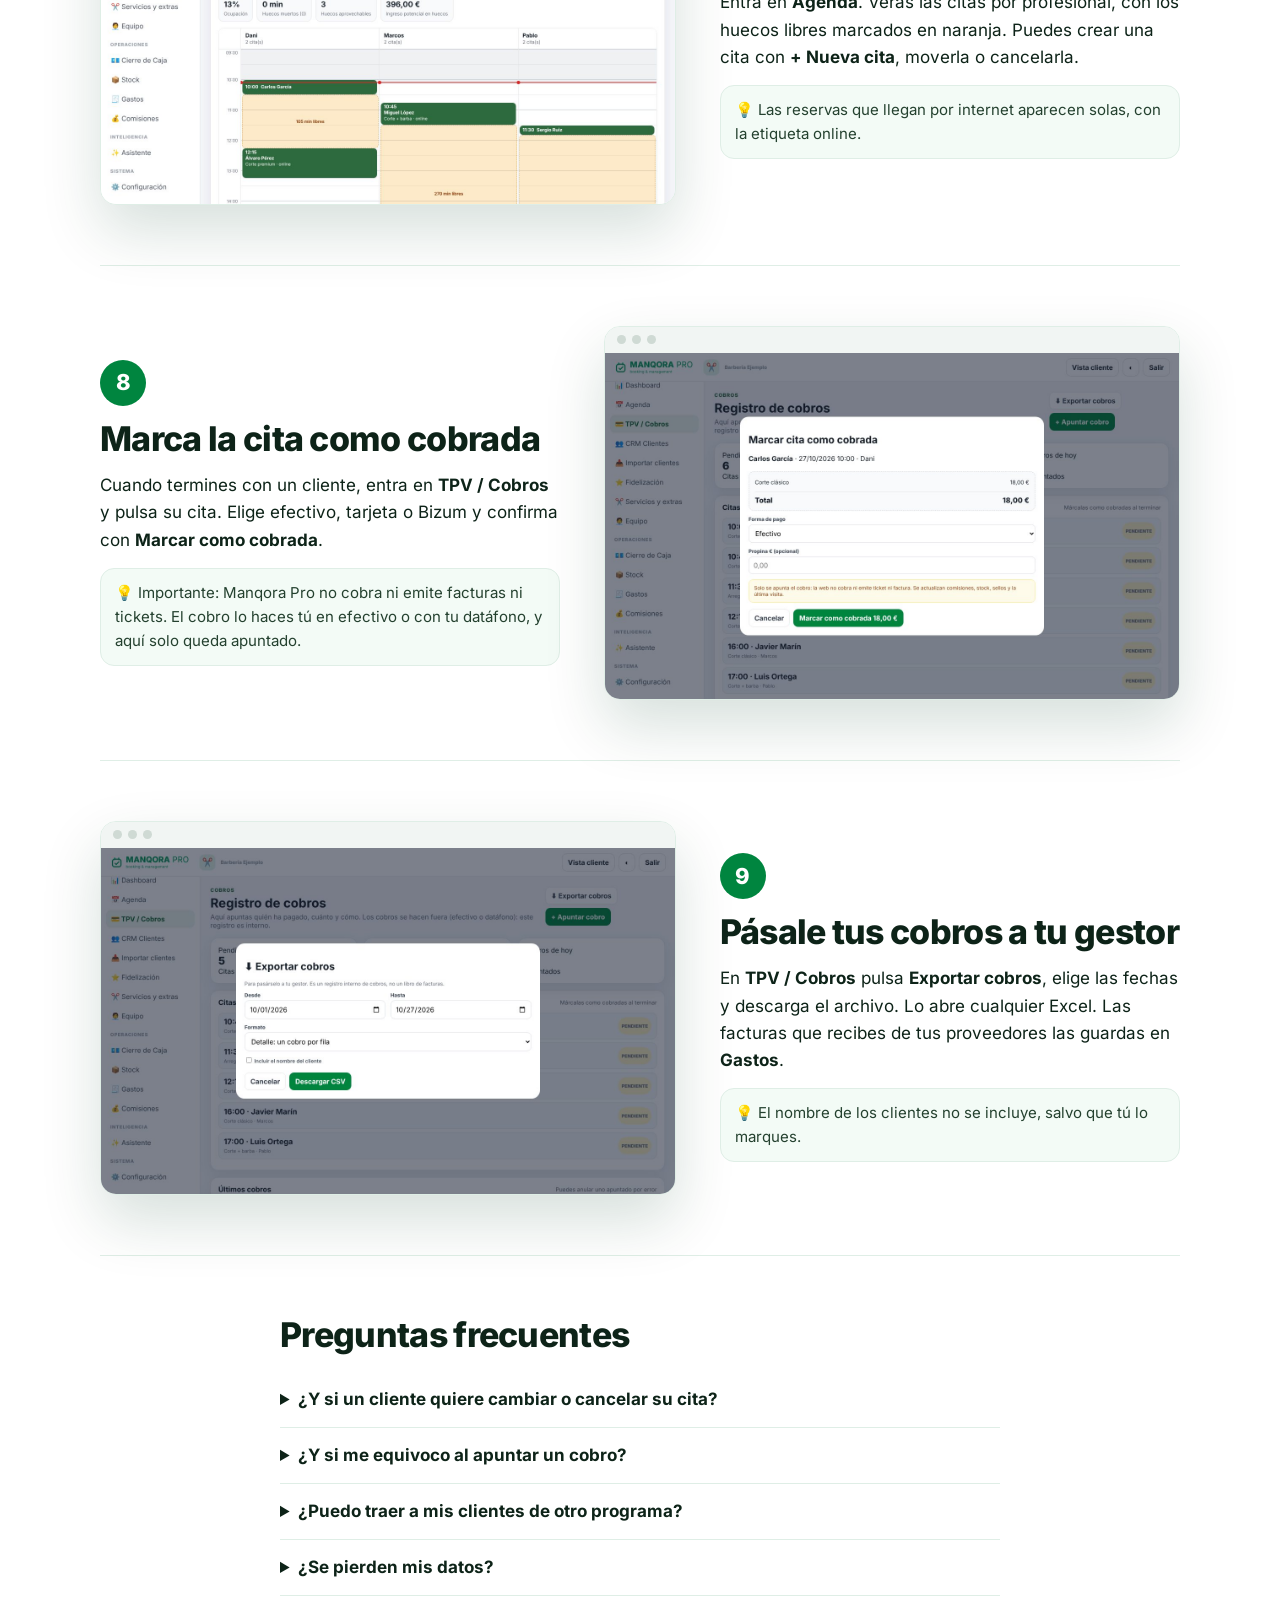
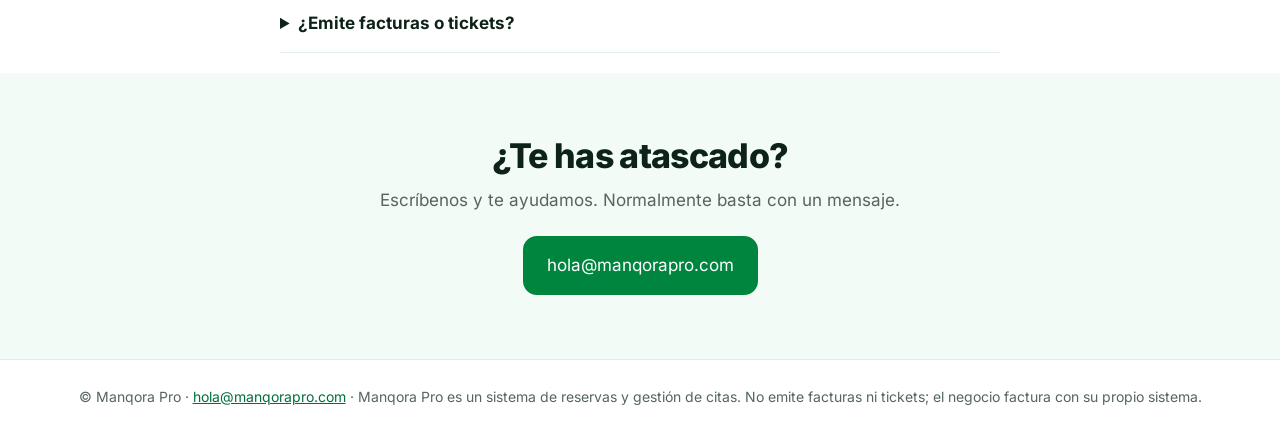
<file: guia.html>
<!doctype html>
<html lang="es">
<head>
<meta charset="utf-8">
<meta name="viewport" content="width=device-width,initial-scale=1">
<title>Guía de arranque · Manqora Pro</title>
<meta name="description" content="Pon en marcha tu peluquería en Manqora Pro en 9 pasos.">
<meta name="robots" content="noindex">
<meta name="theme-color" content="#009955">
<link rel="icon" type="image/png" href="assets/venta/logo.png">
<link rel="apple-touch-icon" href="/assets/apple-touch-icon.png">
<link rel="preload" href="assets/fonts/inter-latin-400-normal.woff2" as="font" type="font/woff2" crossorigin>
<link rel="stylesheet" href="assets/fonts/fonts.css">
<style>
:root{--gb:#00853f;--g:#009955;--gd:#00703c;--gs:#e3f5ea;--gx:#f3fbf6;--ink:#0d2318;--mut:#55665c;--line:#dfeee6;--r:18px}
*{box-sizing:border-box}
html{scroll-behavior:smooth}
body{margin:0;background:#fff;color:var(--ink);font:17px/1.6 Inter,system-ui,-apple-system,"Segoe UI",Roboto,Arial,sans-serif;-webkit-font-smoothing:antialiased}
img{max-width:100%;height:auto;display:block}a{color:var(--gd)}
.wrap{max-width:1120px;margin:0 auto;padding:0 20px}
h1,h2{line-height:1.12;letter-spacing:-.02em;margin:0}
h1{font-size:clamp(34px,5.4vw,56px);font-weight:800}h2{font-size:clamp(25px,3.2vw,34px);font-weight:800}
nav.top{position:sticky;top:0;z-index:20;background:rgba(255,255,255,.93);backdrop-filter:blur(10px);border-bottom:1px solid var(--line)}
nav .in{display:flex;align-items:center;justify-content:space-between;height:64px;gap:12px}
.brand{display:flex;align-items:center;gap:10px;text-decoration:none;color:var(--g);font-size:20px;line-height:1.1}
.brand img{width:34px;height:34px}.brand b{font-weight:800}
.btn{display:inline-flex;align-items:center;justify-content:center;padding:14px 22px;border-radius:14px;font:700 16px/1 inherit;font-family:inherit;text-decoration:none;background:var(--gb);color:#fff;border:2px solid var(--gb);white-space:nowrap}
.btn.ghost{background:#fff;color:var(--gd);border-color:var(--g)}
.hero{position:relative;color:#fff;background:#0d2318 url(assets/venta/foto1.jpg) center/cover;padding:84px 0 76px}
.hero:before{content:"";position:absolute;inset:0;background:linear-gradient(100deg,rgba(6,40,24,.92),rgba(6,40,24,.55))}
.hero .wrap{position:relative}
.hero p{font-size:clamp(18px,2vw,21px);max-width:560px;margin:16px 0 26px;color:#e3f5ea}
.hero .btn{background:#fff;color:var(--gd);border-color:#fff}
.eyebrow{display:inline-block;background:var(--gs);color:var(--gd);font-weight:700;font-size:13px;letter-spacing:.06em;text-transform:uppercase;padding:6px 12px;border-radius:999px;margin-bottom:16px}
.index{display:flex;flex-wrap:wrap;gap:8px;margin-top:6px}
.index a{background:rgba(255,255,255,.14);border:1px solid rgba(255,255,255,.35);color:#fff;text-decoration:none;font-weight:600;font-size:14px;padding:8px 14px;border-radius:999px}
.step{display:grid;grid-template-columns:1fr 1.25fr;gap:44px;align-items:center;padding:60px 0;border-bottom:1px solid var(--line);scroll-margin-top:70px}
.step.rev{grid-template-columns:1.25fr 1fr}.step.rev .txt{order:2}
.num{display:inline-flex;width:46px;height:46px;border-radius:50%;background:var(--gb);color:#fff;font-weight:800;font-size:22px;align-items:center;justify-content:center;margin-bottom:14px}
.txt p{margin:14px 0 0}
.tip{background:var(--gx);border:1px solid var(--line);border-radius:14px;padding:12px 14px;font-size:15px;color:#24412f}
.url{font-size:19px;background:var(--gs);display:inline-block;padding:10px 16px;border-radius:12px;color:var(--gd)}
.mail{background:#fff;border:1px solid var(--line);border-left:4px solid var(--g);border-radius:12px;margin:14px 0;font-size:15px;overflow:hidden}.mail .mh{background:var(--gx);padding:10px 14px;border-bottom:1px solid var(--line)}.mail .mb{padding:12px 14px;color:#24412f}.btn.sm{padding:12px 18px;font-size:15px}.how{margin:10px 0 0;padding-left:22px}.how li{margin:6px 0}.chips{list-style:none;padding:0;margin:12px 0 0;display:flex;flex-wrap:wrap;gap:8px}.chips li{background:#fff;border:1px solid var(--line);border-radius:999px;padding:8px 14px;font-weight:600;font-size:15px}
.laptop{border-radius:16px;border:1px solid var(--line);box-shadow:0 26px 60px rgba(0,60,35,.16);overflow:hidden;background:#fff}
.laptop .bar{height:26px;background:#f1f5f3;display:flex;align-items:center;gap:6px;padding:0 12px}
.laptop .bar i{width:9px;height:9px;border-radius:50%;background:#cfdad4}
.phone{max-width:290px;margin:0 auto;border:6px solid #0f2419;border-radius:34px;overflow:hidden;box-shadow:0 26px 60px rgba(0,60,35,.18)}
.help{background:var(--gx);padding:64px 0;text-align:center}
.help p{color:var(--mut);max-width:560px;margin:12px auto 22px}
.faq{max-width:760px;margin:0 auto;padding:60px 20px 20px}
.faq details{border-bottom:1px solid var(--line);padding:14px 0}.faq summary{font-weight:700;cursor:pointer}.faq details p{margin:10px 0 0;color:var(--mut)}
footer{padding:26px 20px;text-align:center;color:var(--mut);font-size:14px;border-top:1px solid var(--line)}
@media(max-width:860px){.step,.step.rev{grid-template-columns:1fr;gap:24px;padding:42px 0}.step.rev .txt{order:0}.hero{padding:56px 0 48px}nav .btn{padding:11px 14px;font-size:14px}.brand{font-size:18px}}
</style>
</head>
<body>
<nav class="top"><div class="wrap in"><a class="brand" href="/"><img src="assets/venta/logo.png" alt=""><span><b>MANQORA</b> PRO</span></a><a class="btn sm" href="/admin">Ir a mi panel</a></div></nav>
<header class="hero"><div class="wrap"><span class="eyebrow">Guía de arranque</span><h1>Tu peluquería, lista en 15 minutos</h1><p>Nueve pasos, con capturas, para tener tu agenda y tus reservas funcionando. Sin saber de informática.</p><div class="index"><a href="#p1">1 Entrar</a><a href="#p2">2 Negocio</a><a href="#p3">3 Servicios</a><a href="#p4">4 Equipo</a><a href="#p5">5 Clientes</a><a href="#p6">6 Compartir</a><a href="#p7">7 Agenda</a><a href="#p8">8 Cobros</a><a href="#p9">9 Gestor</a></div></div></header>
<main class="wrap">
<section id="p1" class="step"><div class="txt"><span class="num">1</span><h2>Entra en tu panel</h2><p>Abre <b>manqorapro.com/admin</b> en el ordenador o en el móvil, escribe el email y la contraseña que te hemos dado y pulsa <b>Entrar al panel</b>.</p><p class="tip">💡 Consejo: en el móvil, añádelo a la pantalla de inicio y se abrirá como una app.</p></div><div class="vis"><div class="laptop"><div class="bar"><i></i><i></i><i></i></div><img src="assets/guia/login.jpg" alt="Pantalla de entrada al panel" loading="lazy" width="1360" height="820"></div></div></section>
<section id="p2" class="step rev"><div class="txt"><span class="num">2</span><h2>Revisa los datos de tu negocio</h2><p>Entra en <b>Configuración</b> y abre <b>Negocio</b>. Comprueba el nombre, la dirección, el teléfono, el email y tu horario. Pulsa <b>Guardar cambios</b>.</p><p class="tip">💡 Este horario es el que verán tus clientes al reservar.</p></div><div class="vis"><div class="laptop"><div class="bar"><i></i><i></i><i></i></div><img src="assets/guia/config.jpg" alt="Configuración: datos del negocio" loading="lazy" width="1360" height="820"></div></div></section>
<section id="p3" class="step"><div class="txt"><span class="num">3</span><h2>Pon tus servicios y precios</h2><p>Entra en <b>Servicios y extras</b>. Cambia con <b>Editar</b> lo que no sea correcto o añade lo que falte con <b>+ Servicio</b>. Los extras, como el afeitado o la mascarilla, se ofrecen al reservar.</p><p class="tip">💡 Lo que pongas aquí se ve en tu página de reservas.</p></div><div class="vis"><div class="laptop"><div class="bar"><i></i><i></i><i></i></div><img src="assets/guia/servicios.jpg" alt="Lista de servicios con precio y duración" loading="lazy" width="1360" height="820"></div></div></section>
<section id="p4" class="step rev"><div class="txt"><span class="num">4</span><h2>Añade a tu equipo</h2><p>Entra en <b>Equipo</b> y pulsa <b>+ Profesional</b> para cada persona que atiende. Si trabajas solo, con tu propio nombre es suficiente.</p><p>Al crear o editar a cada profesional, marca los <b>servicios y extras que ofrece</b>: tus clientes elegirán primero con quién quieren la cita y solo verán lo que esa persona hace.</p></div><div class="vis"><div class="laptop"><div class="bar"><i></i><i></i><i></i></div><img src="assets/guia/equipo.jpg" alt="Equipo de profesionales" loading="lazy" width="1360" height="820"></div></div></section>
<section id="p5" class="step"><div class="txt"><span class="num">5</span><h2>Trae a tus clientes</h2><p>No hace falta escribirlos a mano. Entra en <b>Importar clientes</b>, arrastra el archivo con tu lista y se cargan con su nombre, teléfono y email. Si algo sale mal, puedes deshacer la importación.</p><p><b>Si vienes de Booksy</b>, la forma oficial es pedirle la lista a su soporte por correo. Booksy lo indica en su <a href="https://support.booksy.com/hc/en-us/articles/16539806017938-How-do-I-obtain-a-copy-of-my-Client-List-from-Booksy" target="_blank" rel="noopener">centro de ayuda</a>.</p><ol class="how"><li>Escribe a <b>info.es@booksy.com</b> desde el <b>mismo correo con el que te registraste en Booksy</b>.</li><li>Copia el mensaje de ejemplo de abajo y cambia lo que está entre corchetes.</li><li>Cuando te manden el archivo (Excel o CSV), súbelo aquí.</li></ol><div class="mail"><div class="mh"><b>Para:</b> info.es@booksy.com<br><b>Asunto:</b> Solicitud de copia de mi lista de clientes</div><div class="mb">Hola:<br><br>Soy el titular de la cuenta de Booksy Biz de [nombre de tu negocio], registrada con este correo y el teléfono [tu teléfono].<br><br>Quiero una copia de mi lista de clientes (nombre, teléfono y correo electrónico) en formato Excel o CSV, para tenerla como copia de seguridad.<br><br>¿Me la podéis enviar a este mismo correo?<br><br>Gracias y un saludo,<br>[tu nombre]</div></div><p><a class="btn sm" href="mailto:info.es@booksy.com?subject=Solicitud%20de%20copia%20de%20mi%20lista%20de%20clientes&body=Hola%3A%0A%0ASoy%20el%20titular%20de%20la%20cuenta%20de%20Booksy%20Biz%20de%20%5Bnombre%20de%20tu%20negocio%5D%2C%20registrada%20con%20este%20correo%20y%20el%20tel%C3%A9fono%20%5Btu%20tel%C3%A9fono%5D.%0A%0AQuiero%20una%20copia%20de%20mi%20lista%20de%20clientes%20%28nombre%2C%20tel%C3%A9fono%20y%20correo%20electr%C3%B3nico%29%20en%20formato%20Excel%20o%20CSV%2C%20para%20tenerla%20como%20copia%20de%20seguridad.%0A%0A%C2%BFMe%20la%20pod%C3%A9is%20enviar%20a%20este%20mismo%20correo%3F%0A%0AGracias%20y%20un%20saludo%2C%0A%5Btu%20nombre%5D">✉️ Abrir este correo</a></p><p class="tip">💡 Si en tu cuenta de Booksy ves <b>Clientes → Exportar a CSV</b>, también puedes usarlo y te ahorras el correo. Booksy también atiende en el teléfono 900 423 490.</p><p class="tip">💡 Sirve también para archivos de otros programas (Fresha, Treatwell…) y para un Excel hecho por ti. ¿Dudas con el archivo? <a href="mailto:hola@manqorapro.com?subject=Ayuda%20con%20Manqora%20Pro">Escríbenos a hola@manqorapro.com</a> y lo revisamos contigo.</p></div><div class="vis"><div class="laptop"><div class="bar"><i></i><i></i><i></i></div><img src="assets/guia/importar.jpg" alt="Pantalla para importar clientes" loading="lazy" width="1360" height="820"></div></div></section>
<section id="p6" class="step"><div class="txt"><span class="num">6</span><h2>Comparte tu página de reservas</h2><p>Es un enlace que tus clientes abren en el móvil para pedir cita sin llamarte. Lo tienes arriba en la Agenda, en <b>Abrir reserva pública</b>. Tiene esta forma:</p><p class="url">manqorapro.com/r/<b>tu-negocio</b></p><p>Ponlo donde te vean tus clientes:</p><ul class="chips"><li>📱 Tu Instagram y WhatsApp</li><li>🪧 Un cartel con QR en el local</li><li>📍 Tu ficha de Google Maps</li></ul><p class="tip">💡 Cuando alguien reserva, recibe un correo de confirmación con un enlace para cambiar o cancelar, y un recordatorio unas 24 horas antes.</p></div><div class="vis"><div class="phone"><img src="assets/venta/reserva-movil.jpg" alt="Página de reservas en el móvil" loading="lazy" width="780" height="1600"></div></div></section>
<section id="p7" class="step rev"><div class="txt"><span class="num">7</span><h2>Mira tus citas del día</h2><p>Entra en <b>Agenda</b>. Verás las citas por profesional, con los huecos libres marcados en naranja. Puedes crear una cita con <b>+ Nueva cita</b>, moverla o cancelarla.</p><p class="tip">💡 Las reservas que llegan por internet aparecen solas, con la etiqueta online.</p></div><div class="vis"><div class="laptop"><div class="bar"><i></i><i></i><i></i></div><img src="assets/guia/agenda.jpg" alt="Agenda del día por profesional" loading="lazy" width="1360" height="820"></div></div></section>
<section id="p8" class="step"><div class="txt"><span class="num">8</span><h2>Marca la cita como cobrada</h2><p>Cuando termines con un cliente, entra en <b>TPV / Cobros</b> y pulsa su cita. Elige efectivo, tarjeta o Bizum y confirma con <b>Marcar como cobrada</b>.</p><p class="tip">💡 Importante: Manqora Pro no cobra ni emite facturas ni tickets. El cobro lo haces tú en efectivo o con tu datáfono, y aquí solo queda apuntado.</p></div><div class="vis"><div class="laptop"><div class="bar"><i></i><i></i><i></i></div><img src="assets/guia/cobrar.jpg" alt="Ventana para marcar una cita como cobrada" loading="lazy" width="1360" height="820"></div></div></section>
<section id="p9" class="step rev"><div class="txt"><span class="num">9</span><h2>Pásale tus cobros a tu gestor</h2><p>En <b>TPV / Cobros</b> pulsa <b>Exportar cobros</b>, elige las fechas y descarga el archivo. Lo abre cualquier Excel. Las facturas que recibes de tus proveedores las guardas en <b>Gastos</b>.</p><p class="tip">💡 El nombre de los clientes no se incluye, salvo que tú lo marques.</p></div><div class="vis"><div class="laptop"><div class="bar"><i></i><i></i><i></i></div><img src="assets/guia/exportar.jpg" alt="Ventana para exportar cobros" loading="lazy" width="1360" height="820"></div></div></section>

</main>
<section class="faq"><h2 style="margin-bottom:18px">Preguntas frecuentes</h2>
<details><summary>¿Y si un cliente quiere cambiar o cancelar su cita?</summary><p>Lo hace él mismo desde el enlace de su correo de confirmación. Tú también puedes hacerlo desde la Agenda.</p></details>
<details><summary>¿Y si me equivoco al apuntar un cobro?</summary><p>En TPV / Cobros, en la lista de últimos cobros, pulsa Anular. No se borra nada: queda anotada la corrección.</p></details>
<details><summary>¿Puedo traer a mis clientes de otro programa?</summary><p>Sí. En Importar clientes subes tu lista en Excel o CSV y se cargan.</p></details>
<details><summary>¿Se pierden mis datos?</summary><p>No. Todo se guarda en tu cuenta y hacemos una copia de seguridad cada semana.</p></details>
<details><summary>¿Emite facturas o tickets?</summary><p>No. Manqora Pro es un sistema de reservas y gestión de citas; tú facturas con tu propio sistema.</p></details>
</section>
<section class="help"><div class="wrap"><h2>¿Te has atascado?</h2><p>Escríbenos y te ayudamos. Normalmente basta con un mensaje.</p><a class="btn" href="mailto:hola@manqorapro.com?subject=Ayuda%20con%20Manqora%20Pro">hola@manqorapro.com</a></div></section>
<footer>© Manqora Pro · <a href="mailto:hola@manqorapro.com?subject=Ayuda%20con%20Manqora%20Pro">hola@manqorapro.com</a> · Manqora Pro es un sistema de reservas y gestión de citas. No emite facturas ni tickets; el negocio factura con su propio sistema.</footer>
</body></html>
</file>
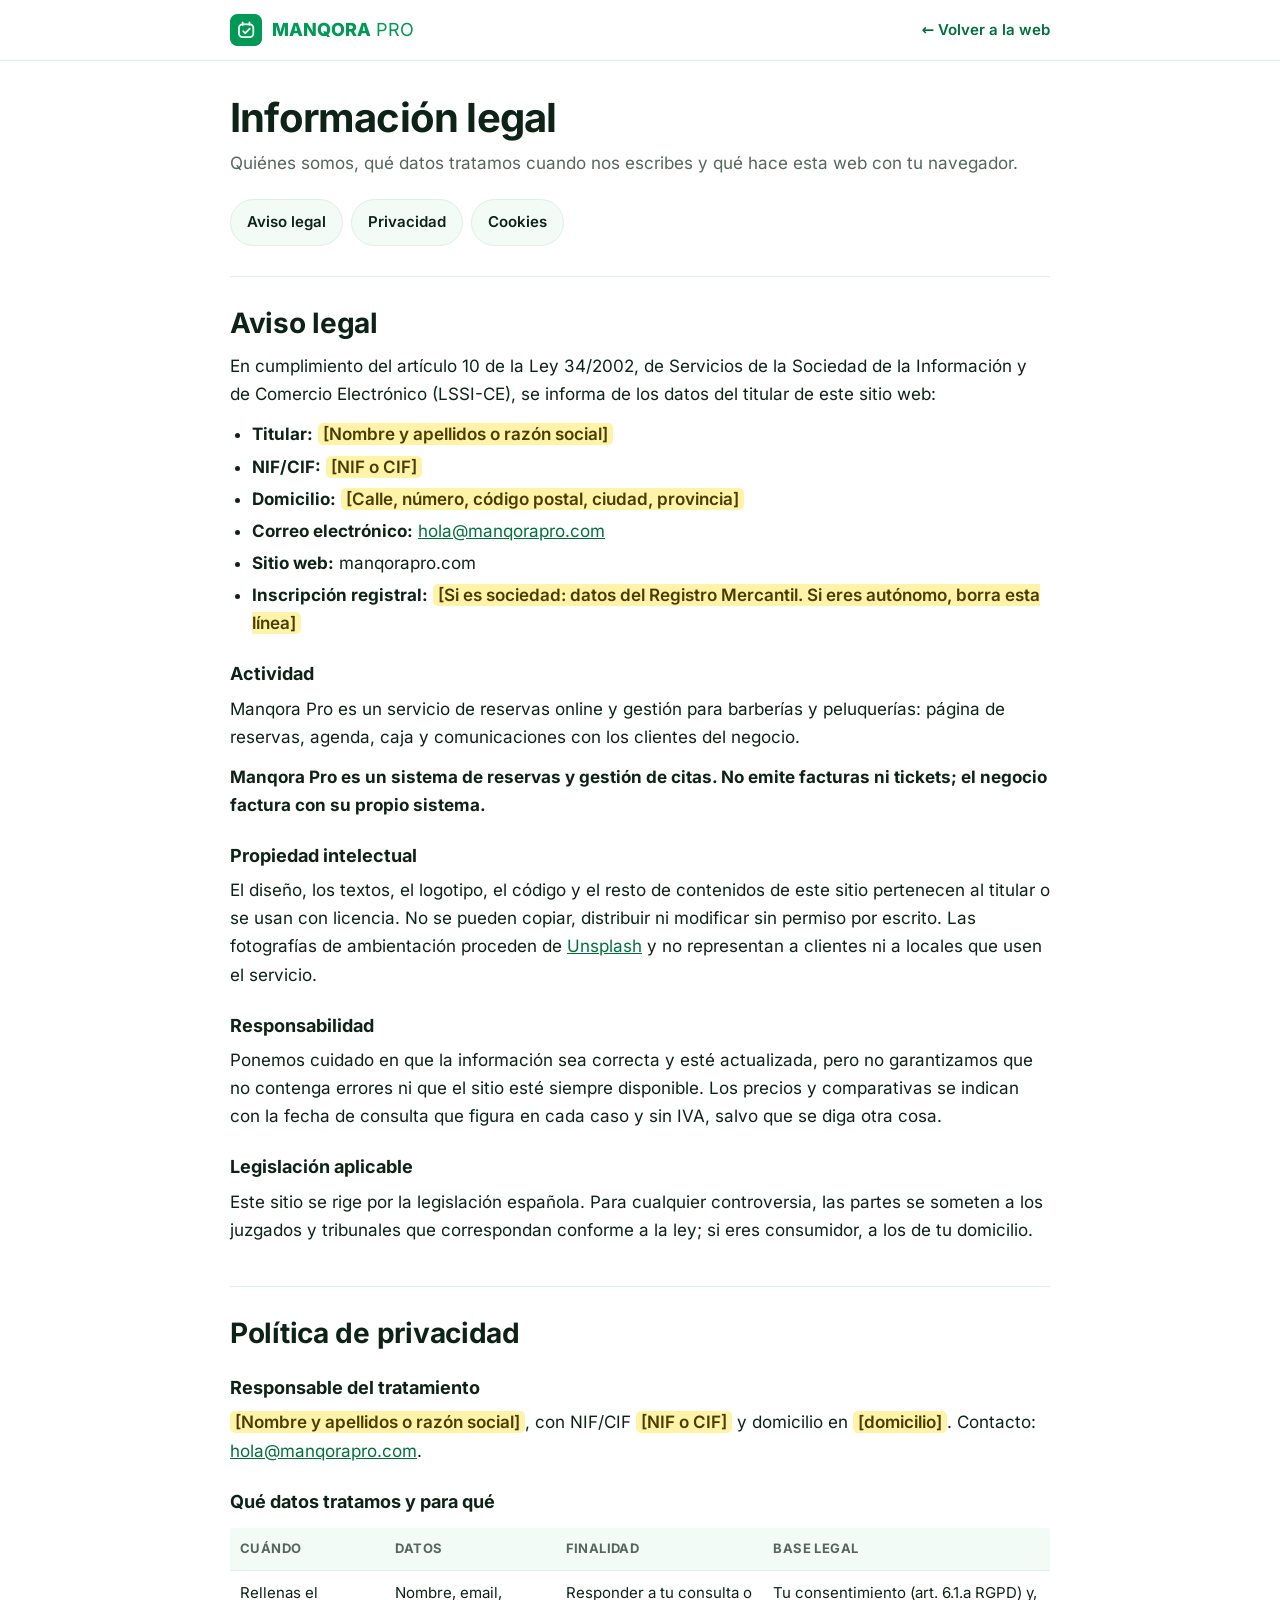
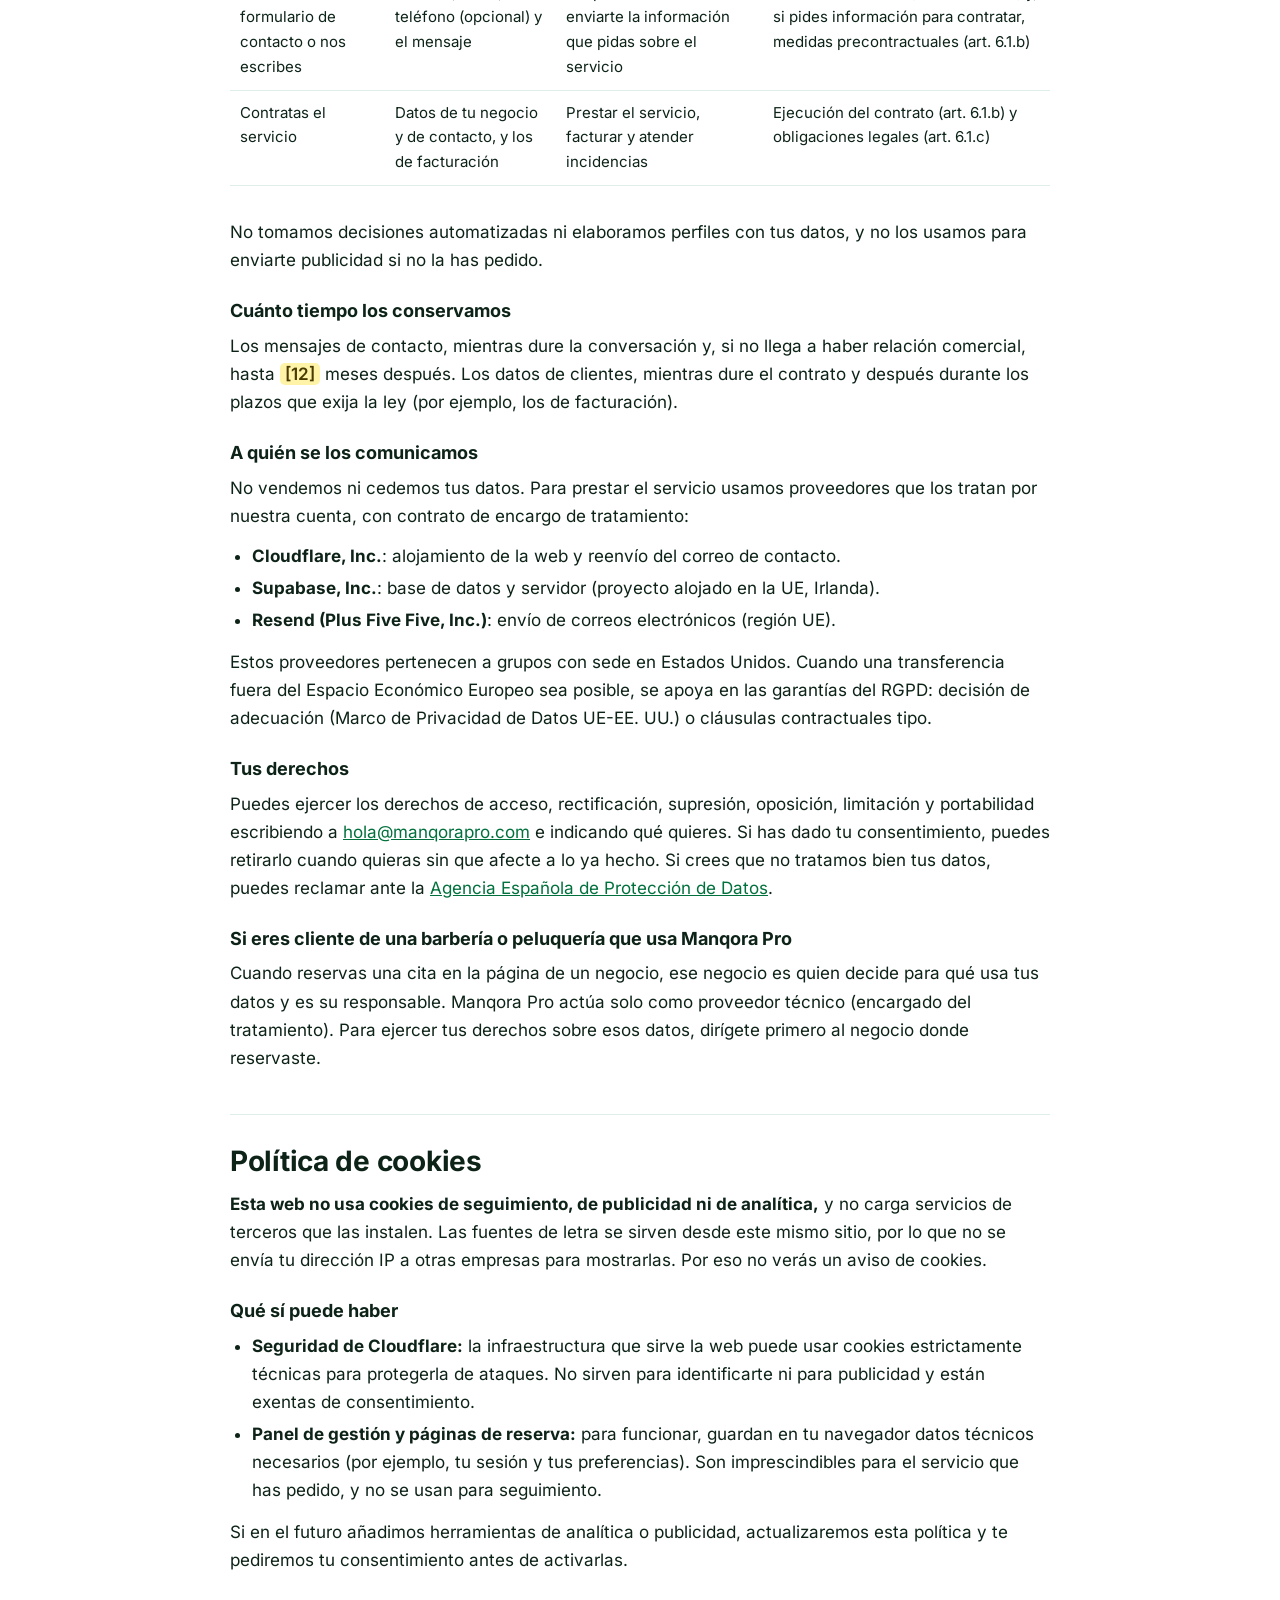
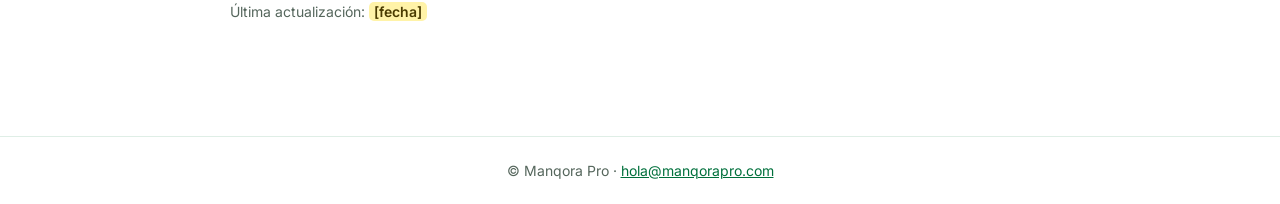
<file: legal.html>
<!doctype html>
<html lang="es">
<head>
<meta charset="utf-8">
<title>Información legal · Manqora Pro</title>
<meta name="viewport" content="width=device-width,initial-scale=1">
<meta name="description" content="Aviso legal, política de privacidad y política de cookies de Manqora Pro.">
<link rel="icon" type="image/png" href="assets/favicon-32.png">
<link rel="preload" href="assets/fonts/inter-latin-400-normal.woff2" as="font" type="font/woff2" crossorigin>
<link rel="stylesheet" href="assets/fonts/fonts.css">
<style>
:root{--g:#009955;--gd:#00703c;--gs:#e3f5ea;--gx:#f3fbf6;--ink:#0d2318;--mut:#55665c;--line:#dfeee6}
*{box-sizing:border-box}
html{scroll-behavior:smooth;scroll-padding-top:84px}
body{margin:0;font-family:Inter,system-ui,-apple-system,"Segoe UI",Roboto,Arial,sans-serif;color:var(--ink);background:#fff;line-height:1.65;font-size:17px;-webkit-font-smoothing:antialiased}
a{color:var(--gd)}
header{position:sticky;top:0;z-index:5;background:rgba(255,255,255,.94);backdrop-filter:blur(10px);border-bottom:1px solid var(--line)}
header .in{max-width:860px;margin:0 auto;padding:0 20px;height:60px;display:flex;align-items:center;justify-content:space-between;gap:14px}
.brand{display:flex;align-items:center;gap:10px;text-decoration:none;color:var(--g);font-size:18px;line-height:1.1}
.brand img{width:32px;height:32px}.brand b{font-weight:800}
.back{font-weight:600;font-size:15px;text-decoration:none;white-space:nowrap}
main{max-width:860px;margin:0 auto;padding:34px 20px 70px}
h1{font-size:clamp(28px,5vw,40px);line-height:1.15;margin:0 0 8px;letter-spacing:-.02em}
h2{font-size:clamp(22px,3.4vw,28px);line-height:1.2;margin:0 0 12px;letter-spacing:-.01em}
h3{font-size:18px;margin:22px 0 6px}
p{margin:0 0 12px}
ul{margin:0 0 14px;padding-left:22px}li{margin:4px 0}
.lead{color:var(--mut);margin-bottom:22px}
.tabs{display:flex;flex-wrap:wrap;gap:8px;margin:0 0 30px}
.tabs a{padding:10px 16px;border-radius:999px;background:var(--gx);border:1px solid var(--line);text-decoration:none;font-weight:600;font-size:15px;color:var(--ink)}
.tabs a:hover{border-color:var(--g)}
section{padding:30px 0;border-top:1px solid var(--line)}
mark{background:#fff3a8;color:#4a3b00;padding:1px 5px;border-radius:5px;font-weight:600}
.todo{background:#fff8d6;border:1px solid #f0dc7a;border-radius:14px;padding:14px 16px;font-size:15px;margin-bottom:26px}
.tw{overflow-x:auto;margin:6px 0 16px;-webkit-overflow-scrolling:touch}
.table{min-width:560px;width:100%;border-collapse:collapse;font-size:15px;margin:6px 0 16px}
.table th,.table td{text-align:left;padding:10px;border-bottom:1px solid var(--line);vertical-align:top}
.table th{background:var(--gx);font-size:13px;text-transform:uppercase;letter-spacing:.03em;color:var(--mut)}
.upd{font-size:14px;color:var(--mut);margin-top:26px}
footer{border-top:1px solid var(--line);color:var(--mut);font-size:14px;padding:22px 20px;text-align:center}
@media(max-width:560px){body{font-size:16px}main{padding-top:24px}.table th,.table td{padding:8px 6px}}
</style>
</head>
<body>
<header><div class="in">
  <a class="brand" href="/"><img src="assets/venta/logo.png" alt=""><span><b>MANQORA</b> PRO</span></a>
  <a class="back" href="/">← Volver a la web</a>
</div></header>

<main>
<h1>Información legal</h1>
<p class="lead">Quiénes somos, qué datos tratamos cuando nos escribes y qué hace esta web con tu navegador.</p>


<nav class="tabs" aria-label="Secciones">
  <a href="#aviso">Aviso legal</a>
  <a href="#privacidad">Privacidad</a>
  <a href="#cookies">Cookies</a>
</nav>

<section id="aviso">
<h2>Aviso legal</h2>
<p>En cumplimiento del artículo 10 de la Ley 34/2002, de Servicios de la Sociedad de la Información y de Comercio Electrónico (LSSI-CE), se informa de los datos del titular de este sitio web:</p>
<ul>
  <li><b>Titular:</b> <mark>[Nombre y apellidos o razón social]</mark></li>
  <li><b>NIF/CIF:</b> <mark>[NIF o CIF]</mark></li>
  <li><b>Domicilio:</b> <mark>[Calle, número, código postal, ciudad, provincia]</mark></li>
  <li><b>Correo electrónico:</b> <a href="mailto:hola@manqorapro.com">hola@manqorapro.com</a></li>
  <li><b>Sitio web:</b> manqorapro.com</li>
  <li><b>Inscripción registral:</b> <mark>[Si es sociedad: datos del Registro Mercantil. Si eres autónomo, borra esta línea]</mark></li>
</ul>
<h3>Actividad</h3>
<p>Manqora Pro es un servicio de reservas online y gestión para barberías y peluquerías: página de reservas, agenda, caja y comunicaciones con los clientes del negocio.</p>
<p><b>Manqora Pro es un sistema de reservas y gestión de citas. No emite facturas ni tickets; el negocio factura con su propio sistema.</b></p>
<h3>Propiedad intelectual</h3>
<p>El diseño, los textos, el logotipo, el código y el resto de contenidos de este sitio pertenecen al titular o se usan con licencia. No se pueden copiar, distribuir ni modificar sin permiso por escrito. Las fotografías de ambientación proceden de <a href="https://unsplash.com" rel="noopener">Unsplash</a> y no representan a clientes ni a locales que usen el servicio.</p>
<h3>Responsabilidad</h3>
<p>Ponemos cuidado en que la información sea correcta y esté actualizada, pero no garantizamos que no contenga errores ni que el sitio esté siempre disponible. Los precios y comparativas se indican con la fecha de consulta que figura en cada caso y sin IVA, salvo que se diga otra cosa.</p>
<h3>Legislación aplicable</h3>
<p>Este sitio se rige por la legislación española. Para cualquier controversia, las partes se someten a los juzgados y tribunales que correspondan conforme a la ley; si eres consumidor, a los de tu domicilio.</p>
</section>

<section id="privacidad">
<h2>Política de privacidad</h2>
<h3>Responsable del tratamiento</h3>
<p><mark>[Nombre y apellidos o razón social]</mark>, con NIF/CIF <mark>[NIF o CIF]</mark> y domicilio en <mark>[domicilio]</mark>. Contacto: <a href="mailto:hola@manqorapro.com">hola@manqorapro.com</a>.</p>

<h3>Qué datos tratamos y para qué</h3>
<div class="tw"><table class="table">
  <tr><th>Cuándo</th><th>Datos</th><th>Finalidad</th><th>Base legal</th></tr>
  <tr><td>Rellenas el formulario de contacto o nos escribes</td><td>Nombre, email, teléfono (opcional) y el mensaje</td><td>Responder a tu consulta o enviarte la información que pidas sobre el servicio</td><td>Tu consentimiento (art. 6.1.a RGPD) y, si pides información para contratar, medidas precontractuales (art. 6.1.b)</td></tr>
  <tr><td>Contratas el servicio</td><td>Datos de tu negocio y de contacto, y los de facturación</td><td>Prestar el servicio, facturar y atender incidencias</td><td>Ejecución del contrato (art. 6.1.b) y obligaciones legales (art. 6.1.c)</td></tr>
</table></div>
<p>No tomamos decisiones automatizadas ni elaboramos perfiles con tus datos, y no los usamos para enviarte publicidad si no la has pedido.</p>

<h3>Cuánto tiempo los conservamos</h3>
<p>Los mensajes de contacto, mientras dure la conversación y, si no llega a haber relación comercial, hasta <mark>[12]</mark> meses después. Los datos de clientes, mientras dure el contrato y después durante los plazos que exija la ley (por ejemplo, los de facturación).</p>

<h3>A quién se los comunicamos</h3>
<p>No vendemos ni cedemos tus datos. Para prestar el servicio usamos proveedores que los tratan por nuestra cuenta, con contrato de encargo de tratamiento:</p>
<ul>
  <li><b>Cloudflare, Inc.</b>: alojamiento de la web y reenvío del correo de contacto.</li>
  <li><b>Supabase, Inc.</b>: base de datos y servidor (proyecto alojado en la UE, Irlanda).</li>
  <li><b>Resend (Plus Five Five, Inc.)</b>: envío de correos electrónicos (región UE).</li>
</ul>
<p>Estos proveedores pertenecen a grupos con sede en Estados Unidos. Cuando una transferencia fuera del Espacio Económico Europeo sea posible, se apoya en las garantías del RGPD: decisión de adecuación (Marco de Privacidad de Datos UE-EE. UU.) o cláusulas contractuales tipo.</p>

<h3>Tus derechos</h3>
<p>Puedes ejercer los derechos de acceso, rectificación, supresión, oposición, limitación y portabilidad escribiendo a <a href="mailto:hola@manqorapro.com">hola@manqorapro.com</a> e indicando qué quieres. Si has dado tu consentimiento, puedes retirarlo cuando quieras sin que afecte a lo ya hecho. Si crees que no tratamos bien tus datos, puedes reclamar ante la <a href="https://www.aepd.es" rel="noopener">Agencia Española de Protección de Datos</a>.</p>

<h3>Si eres cliente de una barbería o peluquería que usa Manqora Pro</h3>
<p>Cuando reservas una cita en la página de un negocio, ese negocio es quien decide para qué usa tus datos y es su responsable. Manqora Pro actúa solo como proveedor técnico (encargado del tratamiento). Para ejercer tus derechos sobre esos datos, dirígete primero al negocio donde reservaste.</p>
</section>

<section id="cookies">
<h2>Política de cookies</h2>
<p><b>Esta web no usa cookies de seguimiento, de publicidad ni de analítica,</b> y no carga servicios de terceros que las instalen. Las fuentes de letra se sirven desde este mismo sitio, por lo que no se envía tu dirección IP a otras empresas para mostrarlas. Por eso no verás un aviso de cookies.</p>
<h3>Qué sí puede haber</h3>
<ul>
  <li><b>Seguridad de Cloudflare:</b> la infraestructura que sirve la web puede usar cookies estrictamente técnicas para protegerla de ataques. No sirven para identificarte ni para publicidad y están exentas de consentimiento.</li>
  <li><b>Panel de gestión y páginas de reserva:</b> para funcionar, guardan en tu navegador datos técnicos necesarios (por ejemplo, tu sesión y tus preferencias). Son imprescindibles para el servicio que has pedido, y no se usan para seguimiento.</li>
</ul>
<p>Si en el futuro añadimos herramientas de analítica o publicidad, actualizaremos esta política y te pediremos tu consentimiento antes de activarlas.</p>
<p class="upd">Última actualización: <mark>[fecha]</mark></p>
</section>
</main>
<footer>© Manqora Pro · <a href="mailto:hola@manqorapro.com">hola@manqorapro.com</a></footer>
</body>
</html>
</file>
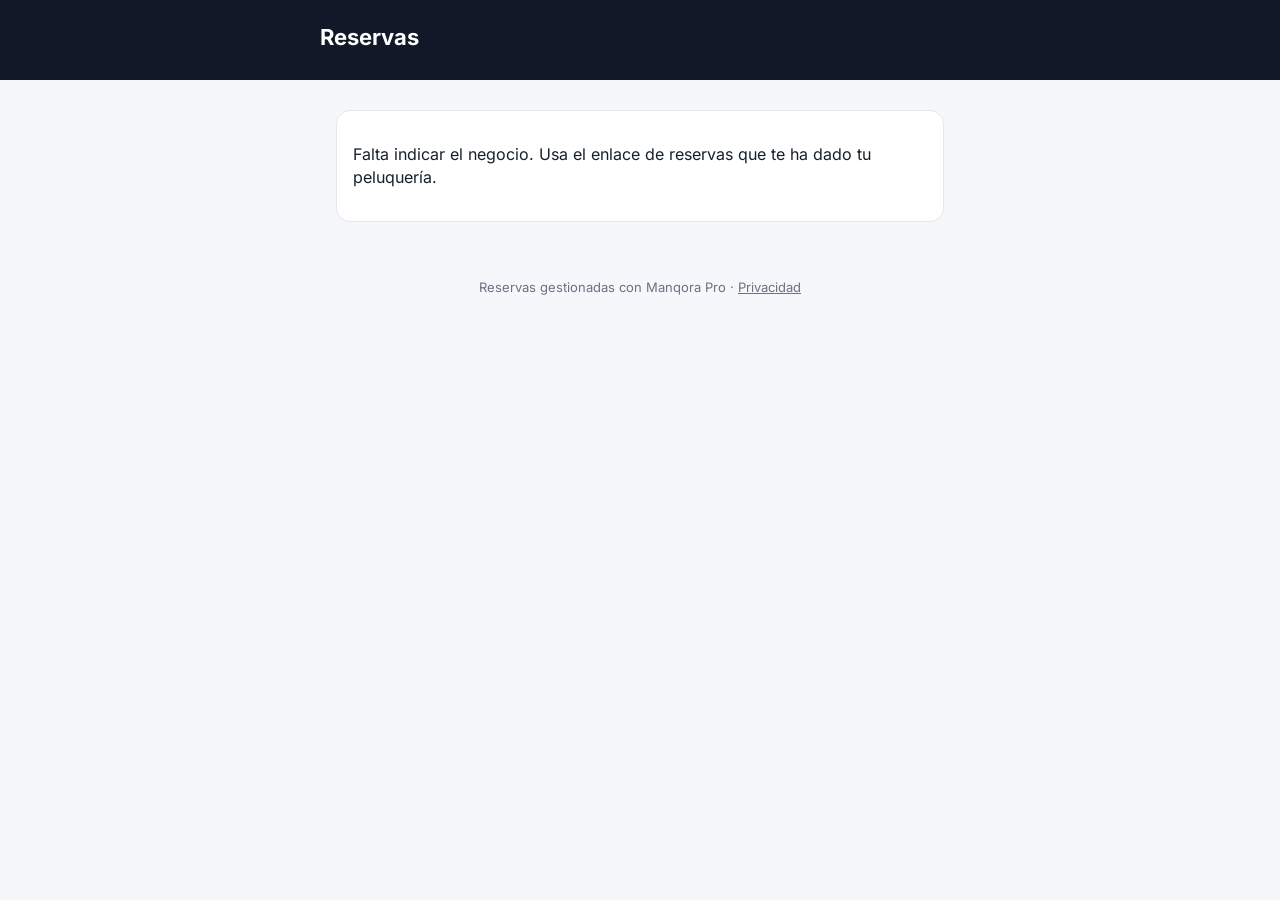
<file: reservas.html>
<!doctype html>
<html lang="es">
<head>
<meta charset="utf-8">
<meta name="viewport" content="width=device-width,initial-scale=1">
<script>if(/^\/r\//.test(location.pathname))document.write('<base href="/">')</script>
<meta name="robots" content="noindex">
<title>Reserva tu cita</title>
<link rel="stylesheet" href="assets/fonts/fonts.css">
<link rel="apple-touch-icon" href="/assets/apple-touch-icon.png">
<link rel="manifest" href="/manifest.webmanifest" id="mf">
<meta name="apple-mobile-web-app-title" content="Reservas">
<meta name="theme-color" content="#009955">
<link rel="icon" type="image/png" href="[data-uri]">
<style>
:root{--bg:#f5f7fb;--card:#fff;--ink:#17202a;--muted:#6b7280;--line:#e5e7eb;--brand:#111827;--accent:#2d6a3e;--accent-soft:#e8f3ec;--danger:#b91c1c;--warn-bg:#fef3c7;--radius:14px}
*{box-sizing:border-box}
body{margin:0;background:var(--bg);color:var(--ink);font:16px/1.45 Inter,system-ui,-apple-system,"Segoe UI",Roboto,sans-serif}
.wrap{max-width:640px;margin:0 auto;padding:16px 16px 56px}
header.top{background:var(--brand);color:#fff;padding:22px 16px}
header.top .in{max-width:640px;margin:0 auto}
header.top h1{margin:0 0 4px;font-size:22px}
header.top p{margin:0;color:#cbd5e1;font-size:14px}
header.top.hero{background:linear-gradient(180deg,rgba(11,18,32,.45),rgba(11,18,32,.88)),var(--hero) center 60%/cover;padding:24px 16px 34px}
[hidden]{display:none!important}
.lp{display:inline-block;background:#fff;border-radius:14px;padding:8px 12px;margin-bottom:14px;box-shadow:0 8px 24px rgba(0,0,0,.35)}
.lp img{height:84px;width:auto;display:block}
.maps{display:inline-block;margin-top:10px;color:#fff;font-size:14px;font-weight:600;text-decoration:none;border:1.5px solid rgba(255,255,255,.55);border-radius:999px;padding:6px 14px}
.local h2{font-size:17px;margin:0 0 10px}
.gal{display:grid;grid-template-columns:1fr 1fr;gap:10px}
.gal img{width:100%;aspect-ratio:3/4;object-fit:cover;border-radius:14px;display:block;background:#e5e7eb}
.card{background:var(--card);border:1px solid var(--line);border-radius:var(--radius);padding:16px;margin-top:14px}
.card h2{margin:0 0 10px;font-size:17px;display:flex;gap:8px;align-items:center}
.num{display:inline-grid;place-items:center;width:24px;height:24px;border-radius:50%;background:var(--accent);color:#fff;font-size:13px}
.locked{opacity:.5;pointer-events:none}
.staff{display:grid;grid-template-columns:repeat(auto-fit,minmax(96px,1fr));gap:10px}
.pro{position:relative;display:flex;flex-direction:column;align-items:center;gap:8px;padding:16px 6px 12px;background:#fff;border:2px solid var(--line);border-radius:16px;cursor:pointer;font:inherit;color:inherit;text-align:center}
.pro:hover{border-color:var(--accent)}
.pro.sel{border-color:var(--accent);background:var(--accent-soft);box-shadow:0 0 0 3px rgba(45,106,62,.16)}
.pro.dim{opacity:.55}
.pro.dim.sel,.pro.dim:hover{opacity:1}
.av{width:60px;height:60px;border-radius:50%;display:grid;place-items:center;color:#fff;font-weight:800;font-size:24px;box-shadow:0 2px 6px rgba(0,0,0,.18)}
.pro b{font-size:15px;line-height:1.2}
.tick{position:absolute;top:8px;right:8px;width:22px;height:22px;border-radius:50%;background:var(--accent);color:#fff;display:none;place-items:center;font-size:13px;font-weight:800}
.pro.sel .tick{display:grid}
[data-sec]{scroll-margin-top:12px}
.reveal{animation:rv .28s ease-out}
@keyframes rv{from{opacity:0;transform:translateY(10px)}to{opacity:1;transform:none}}
@media (prefers-reduced-motion:reduce){.reveal{animation:none}}
.opt{display:flex;justify-content:space-between;gap:10px;align-items:center;width:100%;text-align:left;background:#fff;border:1.5px solid var(--line);border-radius:12px;padding:12px;margin-bottom:8px;cursor:pointer;font:inherit;color:inherit}
.opt:hover{border-color:var(--accent)}
.opt.sel{border-color:var(--accent);background:var(--accent-soft)}
.opt small{color:var(--muted);display:block}
.price{font-weight:700;white-space:nowrap}
.chips{display:flex;flex-wrap:wrap;gap:8px}
.chip{border:1.5px solid var(--line);background:#fff;border-radius:999px;padding:8px 14px;cursor:pointer;font:inherit;color:inherit}
.chip.sel{background:var(--accent);border-color:var(--accent);color:#fff}
label.f{display:block;font-size:13px;color:var(--muted);margin:10px 0 4px}
input[type=text],input[type=tel],input[type=email],input[type=date],select{width:100%;padding:12px;border:1.5px solid var(--line);border-radius:10px;font:inherit;background:#fff}
input:focus,select:focus{outline:2px solid var(--accent);outline-offset:1px}
.check{display:flex;gap:10px;align-items:flex-start;margin:10px 0;font-size:14px}
.check input{margin-top:3px;width:18px;height:18px;flex:none}
.btn{display:block;width:100%;padding:14px;border:0;border-radius:12px;background:var(--accent);color:#fff;font:inherit;font-weight:700;cursor:pointer;margin-top:14px}
.btn:disabled{opacity:.5;cursor:not-allowed}
.btn.ghost{background:#fff;color:var(--ink);border:1.5px solid var(--line)}
.btn.danger{background:var(--danger)}
.msg{padding:12px;border-radius:10px;margin-top:12px;font-size:14px}
.msg.err{background:#fee2e2;color:#7f1d1d}
.msg.ok{background:var(--accent-soft);color:#14532d}
.msg.warn{background:var(--warn-bg);color:#78350f}
.muted{color:var(--muted);font-size:14px}
.sum{display:grid;gap:6px;margin:10px 0}
.sum div{display:flex;justify-content:space-between;gap:10px;border-bottom:1px dashed var(--line);padding-bottom:6px}
.code{font:700 22px/1 ui-monospace,Menlo,monospace;letter-spacing:.08em;background:var(--accent-soft);padding:10px 14px;border-radius:10px;display:inline-block}
footer{max-width:640px;margin:0 auto;padding:0 16px 30px;color:var(--muted);font-size:13px;text-align:center}
footer a{color:inherit}
.hp{position:absolute;left:-9999px;opacity:0}
.pv{position:fixed;inset:0;z-index:50;background:rgba(15,23,42,.55);display:flex;align-items:flex-end;justify-content:center}
.pv>div{background:#fff;width:100%;max-width:560px;max-height:88vh;overflow:auto;border-radius:18px 18px 0 0;padding:20px 20px 28px;box-shadow:0 -10px 40px rgba(0,0,0,.25)}
@media(min-width:600px){.pv{align-items:center}.pv>div{border-radius:18px;max-height:84vh}}
.pv h2{margin:0 0 8px;font-size:21px}.pv h3{font-size:15px;margin:16px 0 4px}.pv p{margin:0 0 8px;font-size:14.5px;line-height:1.55;color:#374151}
.pv .x{position:sticky;top:0;float:right;margin:-6px -6px 0 8px}
</style>
</head>
<body>
<header class="top" id="top"><div class="in"><div class="lp" id="lp" hidden></div><h1 id="biz">Reserva tu cita</h1><p id="bizsub">&nbsp;</p><a class="maps" id="maps" target="_blank" rel="noopener" hidden>📍 Cómo llegar</a></div></header>
<main class="wrap" id="app"><div class="card"><p class="muted">Cargando…</p></div></main>
<section class="wrap local" id="local" hidden style="padding-top:0"></section>
<footer>Reservas gestionadas con Manqora Pro · <a id="lg" href="#privacidad" data-priv>Privacidad</a></footer>

<script>
'use strict';
/* La clave "publishable" es pública por diseño: solo permite llamar a las funciones de reserva. */
const SB_URL='https://jiokzzzdepinumbrjalm.supabase.co';
const SB_KEY='sb_publishable_ITxafkZCiuhtCUTvxPSZJA_CerS0vtY';
const qs=new URLSearchParams(location.search);
const SLUG=(qs.get('n')||(location.pathname.match(/^\/r\/([^\/?#]+)/)||[])[1]||'').toLowerCase().replace(/[^a-z0-9-]/g,'');
const CODE=(qs.get('cita')||'').toUpperCase().replace(/[^A-Z0-9]/g,'');
/* MANTENIMIENTO: true = la gente ve solo la pantalla de mantenimiento. Para publicar la reserva, ponerlo en false. (?preview=1 la deja ver para probarla) */
const MAINT=false;
const TZ='Europe/Madrid';
const app=document.getElementById('app');
const esc=s=>String(s==null?'':s).replace(/[&<>"']/g,c=>({'&':'&amp;','<':'&lt;','>':'&gt;','"':'&quot;',"'":'&#39;'}[c]));
const eur=n=>new Intl.NumberFormat('es-ES',{style:'currency',currency:'EUR'}).format(n);
const fmtDay=iso=>new Intl.DateTimeFormat('es-ES',{timeZone:TZ,weekday:'long',day:'numeric',month:'long'}).format(new Date(iso));
const fmtHour=iso=>new Intl.DateTimeFormat('es-ES',{timeZone:TZ,hour:'2-digit',minute:'2-digit',hour12:false}).format(new Date(iso));
const todayMadrid=()=>new Intl.DateTimeFormat('en-CA',{timeZone:TZ}).format(new Date());
const addDays=(d,n)=>{const x=new Date(d+'T12:00:00Z');x.setUTCDate(x.getUTCDate()+n);return x.toISOString().slice(0,10)};
const ERR={unavailable:'Las reservas online no están disponibles ahora mismo. Llama al negocio por teléfono.',consent_required:'Debes aceptar la política de privacidad.',invalid_name:'Escribe tu nombre (mínimo 2 letras).',invalid_email:'El email no es válido.',invalid_phone:'El teléfono no es válido.',invalid_service:'Servicio no disponible.',invalid_employee:'Profesional no disponible.',slot_unavailable:'Esa hora ya no está disponible. Elige otra.',slot_taken:'Esa hora acaba de ocuparse. Elige otra.',rate_limited:'Demasiados intentos. Espera un rato e inténtalo de nuevo.',not_found:'No encontramos esa cita.',too_late:'Ya no se puede modificar online (queda poco tiempo). Llama al negocio.',not_cancellable:'Esta cita ya no se puede cancelar.',not_changeable:'Esta cita ya no se puede cambiar.',invalid_day:'Elige una fecha válida.',network:'No hay conexión con el servidor. Inténtalo de nuevo.'};
async function rpc(name,args){
  try{
    const r=await fetch(SB_URL+'/rest/v1/rpc/'+name,{method:'POST',headers:{apikey:SB_KEY,'Content-Type':'application/json'},body:JSON.stringify(args)});
    if(!r.ok)return{ok:false,error:'network'};
    return await r.json();
  }catch(e){return{ok:false,error:'network'}}
}
const S={seen:{},biz:null,service:null,emp:null,addons:[],day:'',slots:null,slot:null,name:'',phone:'',email:'',priv:false,mkt:false,busy:false,msg:'',done:null,loading:false};

const safeImg=p=>/^(assets\/[a-z0-9_-]+\/[A-Za-z0-9._-]+|https:\/\/[^\s"'<>()]+)$/i.test(String(p||''))?String(p):'';
function brand(b){const bz=b.business||{},logo=safeImg(bz.logo),hero=safeImg(bz.hero),ph=(bz.photos||[]).map(safeImg).filter(Boolean).slice(0,4);
  if(hero){const t=document.getElementById('top');t.classList.add('hero');t.style.setProperty('--hero','url("'+hero+'")')}
  if(logo){const l=document.getElementById('lp');l.innerHTML='<img alt="'+esc(b.name)+'" src="'+esc(logo)+'">';l.hidden=false}
  if(bz.address){const m=document.getElementById('maps');m.href='https://www.google.com/maps/search/?api=1&query='+encodeURIComponent(bz.address);m.hidden=false}
  if(ph.length||bz.address){const s=document.getElementById('local');
    s.innerHTML='<div class="card"><div class="local"><h2>'+esc(bz.photosTitle||'Nuestro local')+'</h2>'+(ph.length?'<div class="gal">'+ph.map(u=>'<img loading="lazy" alt="'+esc(bz.photosTitle||'Interior de '+b.name)+'" src="'+esc(u)+'">').join('')+'</div>':'')+(bz.address?'<p class="muted" style="margin:12px 0 0">📍 '+esc(bz.address)+(bz.phone?' · 📞 '+esc(bz.phone):'')+'</p>':'')+'</div></div>';s.hidden=false}}
function bizIcon(b){try{const ic=(b.business||{}).icon;if(!/^assets\/[a-z0-9_-]+\/[A-Za-z0-9._-]+-$/i.test(String(ic||'')+'-'))return;
  const base=ic.replace(/-\d+\.png$/,'');if(base===ic)return;const o=location.origin+'/';
  document.querySelector('link[rel=apple-touch-icon]').href=o+base+'-180.png';document.querySelector('link[rel=icon]').href=o+base+'-192.png';
  const m={name:b.name,short_name:b.name.slice(0,12),start_url:o+(location.pathname.replace(/^\//,'')||'')+location.search,scope:o,display:'standalone',background_color:'#ffffff',theme_color:'#009955',lang:'es',icons:[{src:o+base+'-192.png',sizes:'192x192',type:'image/png'},{src:o+base+'-512.png',sizes:'512x512',type:'image/png'}]};
  document.getElementById('mf').href=URL.createObjectURL(new Blob([JSON.stringify(m)],{type:'application/manifest+json'}));
  const t=document.querySelector('meta[name=apple-mobile-web-app-title]');if(t)t.content=b.name}catch(e){}}
async function init(){
  if(!SLUG){document.getElementById('biz').textContent='Reservas';document.getElementById('bizsub').textContent='';app.innerHTML='<div class="card"><p>Falta indicar el negocio. Usa el enlace de reservas que te ha dado tu peluquería.</p></div>';return}
  if(MAINT&&!CODE&&!qs.has('preview')){
    document.getElementById('biz').textContent='Reservas en mantenimiento';document.getElementById('bizsub').textContent='Volvemos enseguida';
    app.innerHTML='<div class="card" style="text-align:center;padding:32px 20px"><div style="font-size:44px;line-height:1" aria-hidden="true">🛠️</div><h2 style="justify-content:center;margin:14px 0 8px;font-size:20px">Estamos mejorando las reservas</h2><p class="muted" style="margin:0">Ahora mismo no se pueden hacer reservas online. Vuelve a intentarlo en un rato o llámanos por teléfono.</p></div>';
    return}
  const b=await rpc('public_business',{p_slug:SLUG});
  if(!b||!b.ok){app.innerHTML='<div class="card"><p>'+esc(ERR[b&&b.error]||ERR.unavailable)+'</p></div>';return}
  S.biz=b;document.title='Reserva · '+b.name;document.getElementById('biz').textContent=b.name;
  const ad=b.business&&b.business.address,ph=b.business&&b.business.phone;
  document.getElementById('bizsub').textContent=[ad,ph].filter(Boolean).join(' · ')||'Reserva online';brand(b);bizIcon(b);
  if(CODE)return miCita();
  const pl=pros();if(pl.length===1)S.emp=pl[0].id;
  if(!b.bookable){app.innerHTML='<div class="card"><div class="msg warn">Las reservas online están cerradas temporalmente. Puedes llamar al negocio'+(ph?' al <b>'+esc(ph)+'</b>':'')+'.</div></div>';return}
  render();
}

function dur(){return S.service?S.service.duration_min+S.addons.reduce((a,id)=>{const u=S.biz.upsells.find(x=>x.id===id);return a+(u?u.extra_min:0)},0):0}
function total(){return S.service?+S.service.price+S.addons.reduce((a,id)=>{const u=S.biz.upsells.find(x=>x.id===id);return a+(u?+u.price:0)},0):0}

/* Profesionales con al menos un servicio reservable online */
const svcIds=e=>Array.isArray(e.service_ids)?e.service_ids:S.biz.services.map(x=>x.id);
const upIds=e=>Array.isArray(e.upsell_ids)?e.upsell_ids:S.biz.upsells.map(x=>x.id);
const pros=()=>S.biz.employees.filter(e=>svcIds(e).length);
/* «Sin preferencia»: opcional por negocio (business.anyPro). El cliente no elige profesional y se le asigna el primero libre. */
const anyEmp=()=>({id:'any',name:'Sin preferencia',color:'#6b7280',service_ids:[...new Set(pros().flatMap(svcIds))],upsell_ids:[...new Set(pros().flatMap(upIds))]});
const proAll=()=>{const l=pros();return(S.biz.business&&S.biz.business.anyPro&&l.length>1)?[anyEmp()].concat(l):l};
const isAny=e=>e&&e.id==='any';
const PAL=['#2d6a3e','#1d4ed8','#b45309','#7e22ce','#be123c','#0e7490'];
const proColor=(e,i)=>/^#[0-9a-f]{3,8}$/i.test(String(e.color||''))?e.color:PAL[i%PAL.length];

function render(){
  if(S.done)return renderDone();
  const b=S.biz,sv=S.service,emp=S.emp?proAll().find(x=>x.id===S.emp):null,list=proAll();
  const fresh=[];
  const sec=(key,inner)=>{const isNew=!S.seen[key];if(isNew){S.seen[key]=1;fresh.push(key)}return'<div class="card'+(isNew?' reveal':'')+'" data-sec="'+key+'">'+inner+'</div>'};
  let h='';
  /* 1 · Profesional (siempre visible, sin «el primero libre») */
  h+=sec('pro','<h2><span class="num">1</span>Elige tu profesional</h2>'+(list.length?'<div class="staff">'+list.map((e,i)=>'<button class="pro'+(emp&&emp.id===e.id?' sel':'')+(emp&&emp.id!==e.id?' dim':'')+'" data-pro="'+esc(e.id)+'" aria-pressed="'+(emp&&emp.id===e.id)+'"><span class="tick" aria-hidden="true">✓</span><span class="av" style="background:'+esc(proColor(e,i))+'" aria-hidden="true">'+esc((e.name||'?').trim().charAt(0).toUpperCase())+'</span><b>'+esc(e.name)+'</b></button>').join('')+'</div>':'<div class="msg warn">Ahora mismo no hay profesionales disponibles para reservar online. Llama al negocio.</div>'));
  /* 2 · Servicio y extras del profesional elegido */
  if(emp){
    const ok=svcIds(emp),svs=b.services.filter(x=>ok.includes(x.id)),uok=upIds(emp),ups=b.upsells.filter(u=>uok.includes(u.id));
    let c='<h2><span class="num">2</span>Elige el servicio</h2><p class="muted" style="margin:-4px 0 10px">'+(isAny(emp)?'Con cualquier profesional del equipo':'Con '+esc(emp.name))+'</p>'+svs.map(x=>'<button class="opt'+(sv&&sv.id===x.id?' sel':'')+'" data-svc="'+esc(x.id)+'"><span>'+esc(x.name)+'<small>'+esc(x.duration_min)+' min</small></span><span class="price">'+eur(x.price)+'</span></button>').join('');
    if(sv&&ups.length)c+='<label class="f">Extras (opcional)</label>'+ups.map(u=>'<label class="check"><input type="checkbox" data-up="'+esc(u.id)+'"'+(S.addons.includes(u.id)?' checked':'')+'><span>'+esc(u.name)+' · '+eur(u.price)+(u.extra_min?' · +'+esc(u.extra_min)+' min':'')+'</span></label>').join('');
    h+=sec('svc',c);
  }
  /* 3 · Fecha */
  if(emp&&sv){
    const min=todayMadrid(),max=addDays(min,120);
    h+=sec('day','<h2><span class="num">3</span>Elige el día</h2><label class="f" for="day">Día</label><input type="date" id="day" min="'+min+'" max="'+max+'" value="'+esc(S.day)+'">'+(S.day?'':'<p class="muted" style="margin:10px 0 0">Elige un día para ver las horas libres'+(isAny(emp)?'.':' de '+esc(emp.name)+'.')+'</p>'));
  }
  /* 4 · Hora */
  if(emp&&sv&&S.day){
    let c='<h2><span class="num">4</span>Elige la hora</h2>';
    if(S.loading)c+='<p class="muted">Buscando horas libres…</p>';
    else if(S.slots)c+=S.slots.length?'<div class="chips">'+S.slots.map(x=>'<button class="chip'+(S.slot&&S.slot.starts_at===x.starts_at?' sel':'')+'" data-slot="'+esc(x.starts_at)+'" data-emp="'+esc(x.employee_id)+'">'+esc(x.time)+'</button>').join('')+'</div>':'<div class="msg warn">No quedan horas libres ese día'+(isAny(emp)?'':' con '+esc(emp.name))+'. Prueba otro día.</div>';
    h+=sec('hour',c);
  }
  /* 5 · Datos */
  if(S.slot){
    const e=b.employees.find(x=>x.id===S.slot.employee_id);
    let c='<h2><span class="num">5</span>Tus datos</h2>';
    c+='<div class="sum"><div><span>Servicio</span><b>'+esc(sv.name)+'</b></div><div><span>Cuándo</span><b>'+esc(fmtDay(S.slot.starts_at))+', '+esc(fmtHour(S.slot.starts_at))+'</b></div><div><span>Con</span><b>'+esc(e?e.name:'')+'</b></div><div><span>Duración</span><b>'+dur()+' min</b></div><div><span>Precio</span><b>'+eur(total())+'</b></div></div>';
    c+='<label class="f" for="name">Nombre y apellidos</label><input type="text" id="name" autocomplete="name" maxlength="80" value="'+esc(S.name)+'">'
     +'<label class="f" for="phone">Teléfono móvil</label><input type="tel" id="phone" autocomplete="tel" inputmode="tel" maxlength="20" value="'+esc(S.phone)+'">'
     +'<label class="f" for="email">Email (te enviaremos la confirmación)</label><input type="email" id="email" autocomplete="email" maxlength="120" value="'+esc(S.email)+'">'
     +'<input class="hp" type="text" id="website" tabindex="-1" autocomplete="off" aria-hidden="true">'
     +'<label class="check"><input type="checkbox" id="priv"'+(S.priv?' checked':'')+'><span>He leído y acepto la <a href="#privacidad" data-priv>política de privacidad</a>. *</span></label>';
    if(S.msg)c+='<div class="msg err" role="alert">'+esc(S.msg)+'</div>';
    c+='<button class="btn" id="go"'+(S.busy?' disabled':'')+'>'+(S.busy?'Reservando…':'Confirmar reserva')+'</button>';
    c+='<p class="muted" style="margin-top:10px">Puedes cancelar o cambiar tu cita online hasta '+esc(b.cancel_min_hours)+' horas antes.</p>';
    h+=sec('data',c);
  }else if(S.msg){h+='<div class="msg err" role="alert" style="margin-top:14px">'+esc(S.msg)+'</div>'}
  keepFocus(()=>{app.innerHTML=h});
  /* al abrirse un paso nuevo, llevar la vista hasta él (solo si es una acción del cliente, no la carga inicial) */
  if(S.go&&fresh.length){const k=fresh[fresh.length-1];let el=app.querySelector('[data-sec="'+k+'"]');
    /* al elegir servicio se abre el paso 3, pero si hay extras se muestran los extras primero (si no, se saltan sin verlos) */
    if(k==='day'){const ex=app.querySelector('[data-sec="svc"] label.f');if(ex&&app.querySelector('[data-sec="svc"] [data-up]')){el=ex;el.style.scrollMarginTop='14px'}}
    if(el&&k!=='pro'){const rm=window.matchMedia&&matchMedia('(prefers-reduced-motion:reduce)').matches;setTimeout(()=>el.scrollIntoView({behavior:rm?'auto':'smooth',block:'start'}),60)}}
}
/* política de privacidad: se abre aquí mismo, con los datos del negocio, sin salir de la reserva */
function openPriv(){
  const b=(S.biz&&S.biz.business)||{},nm=esc(b.name||(S.biz&&S.biz.name)||'El negocio'),cif=b.cif&&String(b.cif).trim()?' · CIF/NIF '+esc(b.cif):'',dir=b.address?' · '+esc(b.address):'',em=b.email?esc(b.email):'',tel=b.phone?' · Tel. '+esc(b.phone):'';
  const ct=em?'escribiendo a '+em:'poniéndote en contacto con el negocio';
  const o=document.createElement('div');o.className='pv';o.setAttribute('role','dialog');o.setAttribute('aria-modal','true');o.setAttribute('aria-label','Política de privacidad');
  o.innerHTML='<div><button type="button" class="btn ghost x" style="width:auto;padding:8px 14px">Cerrar</button><h2>Política de privacidad</h2>'
  +'<h3>1. Responsable del tratamiento</h3><p>'+nm+cif+dir+(em?' · Email: '+em:'')+tel+'.</p>'
  +'<h3>2. Qué datos tratamos</h3><p>Los que nos facilitas al reservar o en el local: nombre, teléfono, email, notas que quieras indicarnos y el historial de tus citas y compras en el negocio.</p>'
  +'<h3>3. Para qué los usamos</h3><p>Gestionar tu reserva y tu cita; enviarte por email la confirmación, los cambios, los recordatorios y el enlace para cambiar o cancelar tu cita; y cumplir las obligaciones legales del negocio.</p>'
  +'<h3>4. Base jurídica</h3><p>La ejecución del servicio que solicitas (art. 6.1.b RGPD), el cumplimiento de obligaciones legales fiscales y mercantiles (art. 6.1.c) y tu consentimiento al marcar la casilla de la reserva (art. 6.1.a).</p>'
  +'<h3>5. A quién comunicamos tus datos</h3><p>No cedemos tus datos a terceros salvo obligación legal. Utilizamos proveedores tecnológicos que actúan como encargados del tratamiento y solo tratan los datos siguiendo nuestras instrucciones: Manqora Pro (herramienta de reservas y gestión), alojamiento y base de datos en la Unión Europea, envío de correo electrónico y, en su caso, nuestra asesoría fiscal y contable.</p>'
  +'<h3>6. Cuánto tiempo los conservamos</h3><p>Los datos de contacto, mientras mantengas relación con el negocio y hasta que pidas su supresión. Los datos de cobros, durante los plazos que exigen la normativa fiscal y mercantil (hasta 6 años); transcurrido ese tiempo se eliminan.</p>'
  +'<h3>7. Transferencias internacionales</h3><p>El envío de los correos de tu cita lo realiza un proveedor que puede tratar datos fuera de la Unión Europea, con las garantías que exige el RGPD (cláusulas contractuales tipo o decisión de adecuación).</p>'
  +'<h3>8. Tus derechos</h3><p>Puedes ejercer los derechos de acceso, rectificación, supresión, oposición, limitación y portabilidad '+ct+', indicando tu nombre y teléfono. Si crees que no tratamos bien tus datos, puedes reclamar ante la Agencia Española de Protección de Datos (www.aepd.es).</p></div>';
  const close=()=>{o.remove();document.removeEventListener('keydown',kd);if(prev&&prev.focus)prev.focus()},prev=document.activeElement;
  const kd=e=>{if(e.key==='Escape')close()};
  o.addEventListener('click',e=>{if(e.target===o||e.target.closest('.x'))close()});document.addEventListener('keydown',kd);
  document.body.appendChild(o);o.querySelector('.x').focus();
}
document.addEventListener('click',e=>{const a=e.target.closest&&e.target.closest('[data-priv]');if(a){e.preventDefault();openPriv()}});
function keepFocus(fn){const a=document.activeElement,id=a&&a.id,pos=a&&a.selectionStart;fn();if(id){const e=document.getElementById(id);if(e&&e.focus){e.focus();try{if(pos!=null)e.setSelectionRange(pos,pos)}catch(_){}}}}

async function loadSlots(){
  S.slot=null;S.slots=null;if(!S.service||!S.day||!S.emp){render();return}
  S.loading=true;render();
  const r=await rpc('public_slots',{p_slug:SLUG,p_service:S.service.id,p_day:S.day,p_employee:(S.emp&&S.emp!=='any')?S.emp:null,p_upsells:S.addons});
  S.loading=false;
  if(!r.ok){S.slots=[];S.msg=ERR[r.error]||ERR.network;render();return}
  const seen=new Set();S.slots=r.slots.filter(x=>!seen.has(x.time)&&seen.add(x.time));S.msg='';render();
}

app.addEventListener('click',async e=>{
  const t=e.target.closest('[data-pro],[data-svc],[data-slot],#go,[data-act]');if(!t)return;
  if(t.dataset.pro){
    if(S.emp===t.dataset.pro)return;
    const em=proAll().find(x=>x.id===t.dataset.pro);if(!em)return;
    S.go=true;S.emp=em.id;S.msg='';
    if(S.service&&!svcIds(em).includes(S.service.id)){S.service=null;S.addons=[]}
    else S.addons=S.addons.filter(id=>upIds(em).includes(id));
    S.slot=null;S.slots=null;
    if(!S.service){delete S.seen.day;delete S.seen.hour;delete S.seen.data;render();return}
    await loadSlots();return}
  if(t.dataset.svc){S.go=true;S.service=S.biz.services.find(x=>x.id===t.dataset.svc);S.addons=[];S.msg='';await loadSlots();return}
  if(t.dataset.slot){S.go=true;S.slot={starts_at:t.dataset.slot,employee_id:t.dataset.emp};S.msg='';render();return}
  if(t.id==='go')return book();
});
app.addEventListener('change',async e=>{
  const t=e.target;
  if(t.dataset&&t.dataset.up){const id=t.dataset.up,i=S.addons.indexOf(id);if(t.checked&&i<0)S.addons.push(id);if(!t.checked&&i>=0)S.addons.splice(i,1);await loadSlots()}
  else if(t.id==='day'){S.go=true;S.day=t.value;await loadSlots()}
  else if(t.id==='priv'){S.priv=t.checked;if(S.msg===ERR.consent_required){S.msg='';render()}}
});
app.addEventListener('input',e=>{const t=e.target;if(t.id==='name')S.name=t.value;if(t.id==='phone')S.phone=t.value;if(t.id==='email')S.email=t.value});

async function book(){
  if(S.busy)return;
  if((document.getElementById('website')||{}).value)return; /* antispam */
  S.msg='';
  if(!S.slot){S.msg='Elige día y hora.';return render()}
  if(S.name.trim().length<2){S.msg=ERR.invalid_name;return render()}
  if(!/^[^@\s]+@[^@\s]+\.[^@\s]+$/.test(S.email.trim())){S.msg=ERR.invalid_email;return render()}
  if(S.phone.replace(/\D/g,'').length<9){S.msg=ERR.invalid_phone;return render()}
  if(!S.priv){S.msg=ERR.consent_required;return render()}
  S.busy=true;render();
  const r=await rpc('public_book',{p_slug:SLUG,p_service:S.service.id,p_employee:S.slot.employee_id,p_starts:S.slot.starts_at,p_name:S.name.trim(),p_phone:S.phone.trim(),p_email:S.email.trim(),p_consent_privacy:true,p_consent_marketing:S.mkt,p_upsells:S.addons});
  S.busy=false;
  if(r.ok){S.done=r;return render()}
  S.msg=ERR[r.error]||ERR.network;
  if(r.error==='slot_taken'||r.error==='slot_unavailable'){await loadSlots();S.msg=ERR[r.error];render();return}
  render();
}

function renderDone(){
  const d=S.done,url=location.origin+location.pathname+'?n='+encodeURIComponent(SLUG)+'&cita='+encodeURIComponent(d.code);
  app.innerHTML='<div class="card"><h2>✅ '+(d.status==='pending'?'Reserva recibida':'¡Reserva confirmada!')+'</h2>'
   +(d.status==='pending'?'<div class="msg warn">El negocio debe confirmar tu cita. Te avisaremos por email.</div>':'')
   +'<div class="sum"><div><span>Servicio</span><b>'+esc(S.service.name)+'</b></div><div><span>Cuándo</span><b>'+esc(fmtDay(d.starts_at))+', '+esc(fmtHour(d.starts_at))+'</b></div></div>'
   +'<p class="muted">Tu código de cita:</p><p><span class="code">'+esc(d.code)+'</span></p>'
   +'<p class="muted">Guarda este enlace: te permite ver, cambiar o cancelar tu cita.</p>'
   +'<a class="btn ghost" style="text-align:center;text-decoration:none" href="'+esc(url)+'">Ver mi cita</a></div>';
  window.scrollTo({top:0,behavior:'smooth'});
}

/* ---------- Mi cita ---------- */
const M={a:null,msg:'',ok:'',day:'',slots:null,slot:null,mode:'view',busy:false};
async function miCita(){
  const r=await rpc('public_get_appointment',{p_slug:SLUG,p_code:CODE});
  if(!r.ok){app.innerHTML='<div class="card"><div class="msg err">'+esc(ERR[r.error]||ERR.network)+'</div></div>';return}
  M.a=r;renderCita();
}
function renderCita(){
  const a=M.a,st={pending:'Pendiente de confirmar',confirmed:'Confirmada',cancelled:'Cancelada',completed:'Realizada',noshow:'No asistió'}[a.status]||a.status;
  let h='<div class="card"><h2>Tu cita, '+esc(a.first_name)+'</h2><div class="sum"><div><span>Estado</span><b>'+esc(st)+'</b></div><div><span>Servicio</span><b>'+esc(a.service)+'</b></div><div><span>Cuándo</span><b>'+esc(fmtDay(a.starts_at))+', '+esc(fmtHour(a.starts_at))+'</b></div><div><span>Con</span><b>'+esc(a.employee)+'</b></div><div><span>Precio</span><b>'+eur(a.price)+'</b></div></div><p class="muted">Código: <b>'+esc(a.code)+'</b></p>';
  if(M.ok)h+='<div class="msg ok">'+esc(M.ok)+'</div>';
  if(M.msg)h+='<div class="msg err" role="alert">'+esc(M.msg)+'</div>';
  if(a.can_change){
    if(M.mode==='view')h+='<button class="btn ghost" data-act="chg">Cambiar de hora</button><button class="btn danger" data-act="cnl">Cancelar cita</button>';
    if(M.mode==='cancel')h+='<div class="msg warn">¿Seguro que quieres cancelar?</div><button class="btn danger" data-act="cnl2"'+(M.busy?' disabled':'')+'>Sí, cancelar</button><button class="btn ghost" data-act="back">No, volver</button>';
    if(M.mode==='change'){const min=todayMadrid();h+='<label class="f" for="cday">Nuevo día</label><input type="date" id="cday" min="'+min+'" max="'+addDays(min,120)+'" value="'+esc(M.day)+'">'+(M.slots?(M.slots.length?'<div class="chips" style="margin-top:10px">'+M.slots.map(x=>'<button class="chip'+(M.slot===x.starts_at?' sel':'')+'" data-act="pick" data-s="'+esc(x.starts_at)+'">'+esc(x.time)+'</button>').join('')+'</div>':'<div class="msg warn">No hay horas libres ese día.</div>'):'')+'<button class="btn" data-act="chg2"'+(M.slot&&!M.busy?'':' disabled')+'>Confirmar cambio</button><button class="btn ghost" data-act="back">Volver</button>'}
  }else if(a.status==='pending'||a.status==='confirmed'){h+='<div class="msg warn">Faltan menos de '+esc(a.cancel_min_hours)+' horas: para cambiarla llama al negocio.</div>'}
  h+='</div>';
  app.innerHTML=h;
}
app.addEventListener('click',async e=>{
  const t=e.target.closest('[data-act]');if(!t||!M.a)return;const act=t.dataset.act;M.msg='';M.ok='';
  if(act==='chg'){M.mode='change';M.day='';M.slots=null;M.slot=null}
  else if(act==='cnl')M.mode='cancel';
  else if(act==='back')M.mode='view';
  else if(act==='pick')M.slot=t.dataset.s;
  else if(act==='cnl2'){M.busy=true;renderCita();const r=await rpc('public_cancel',{p_slug:SLUG,p_code:CODE});M.busy=false;if(r.ok){M.a.status='cancelled';M.a.can_change=false;M.ok='Tu cita ha sido cancelada.'}else M.msg=ERR[r.error]||ERR.network;M.mode='view'}
  else if(act==='chg2'){M.busy=true;renderCita();const r=await rpc('public_reschedule',{p_slug:SLUG,p_code:CODE,p_new_start:M.slot});M.busy=false;if(r.ok){M.a.starts_at=r.starts_at;M.a.ends_at=r.ends_at;M.ok='Cita cambiada correctamente.';M.mode='view'}else{M.msg=ERR[r.error]||ERR.network}}
  renderCita();
});
app.addEventListener('change',async e=>{
  if(e.target.id!=='cday'||!M.a)return;M.day=e.target.value;M.slot=null;M.slots=null;M.msg='';
  const sv=S.biz.services.find(s=>s.name===M.a.service);
  if(!sv){M.msg='No se puede calcular las horas. Llama al negocio.';return renderCita()}
  const r=await rpc('public_slots',{p_slug:SLUG,p_service:sv.id,p_day:M.day,p_employee:(S.biz.employees.find(x=>x.name===M.a.employee)||{}).id||null,p_upsells:[]});
  if(r.ok){const seen=new Set();M.slots=r.slots.filter(x=>!seen.has(x.time)&&seen.add(x.time))}else M.msg=ERR[r.error]||ERR.network;
  renderCita();
});
init();
</script>
</body>
</html>
</file>
<file: assets/fonts/fonts.css>
@font-face{font-family:'Inter';font-style:normal;font-display:swap;font-weight:400;src:url(inter-latin-ext-400-normal.woff2) format('woff2');unicode-range:U+0100-02BA,U+02BD-02C5,U+02C7-02CC,U+02CE-02D7,U+02DD-02FF,U+0304,U+0308,U+0329,U+1D00-1DBF,U+1E00-1E9F,U+1EF2-1EFF,U+2020,U+20A0-20AB,U+20AD-20C0,U+2113,U+2C60-2C7F,U+A720-A7FF}
@font-face{font-family:'Inter';font-style:normal;font-display:swap;font-weight:400;src:url(inter-latin-400-normal.woff2) format('woff2');unicode-range:U+0000-00FF,U+0131,U+0152-0153,U+02BB-02BC,U+02C6,U+02DA,U+02DC,U+0304,U+0308,U+0329,U+2000-206F,U+20AC,U+2122,U+2191,U+2193,U+2212,U+2215,U+FEFF,U+FFFD}
@font-face{font-family:'Inter';font-style:normal;font-display:swap;font-weight:500;src:url(inter-latin-ext-500-normal.woff2) format('woff2');unicode-range:U+0100-02BA,U+02BD-02C5,U+02C7-02CC,U+02CE-02D7,U+02DD-02FF,U+0304,U+0308,U+0329,U+1D00-1DBF,U+1E00-1E9F,U+1EF2-1EFF,U+2020,U+20A0-20AB,U+20AD-20C0,U+2113,U+2C60-2C7F,U+A720-A7FF}
@font-face{font-family:'Inter';font-style:normal;font-display:swap;font-weight:500;src:url(inter-latin-500-normal.woff2) format('woff2');unicode-range:U+0000-00FF,U+0131,U+0152-0153,U+02BB-02BC,U+02C6,U+02DA,U+02DC,U+0304,U+0308,U+0329,U+2000-206F,U+20AC,U+2122,U+2191,U+2193,U+2212,U+2215,U+FEFF,U+FFFD}
@font-face{font-family:'Inter';font-style:normal;font-display:swap;font-weight:600;src:url(inter-latin-ext-600-normal.woff2) format('woff2');unicode-range:U+0100-02BA,U+02BD-02C5,U+02C7-02CC,U+02CE-02D7,U+02DD-02FF,U+0304,U+0308,U+0329,U+1D00-1DBF,U+1E00-1E9F,U+1EF2-1EFF,U+2020,U+20A0-20AB,U+20AD-20C0,U+2113,U+2C60-2C7F,U+A720-A7FF}
@font-face{font-family:'Inter';font-style:normal;font-display:swap;font-weight:600;src:url(inter-latin-600-normal.woff2) format('woff2');unicode-range:U+0000-00FF,U+0131,U+0152-0153,U+02BB-02BC,U+02C6,U+02DA,U+02DC,U+0304,U+0308,U+0329,U+2000-206F,U+20AC,U+2122,U+2191,U+2193,U+2212,U+2215,U+FEFF,U+FFFD}
@font-face{font-family:'Inter';font-style:normal;font-display:swap;font-weight:700;src:url(inter-latin-ext-700-normal.woff2) format('woff2');unicode-range:U+0100-02BA,U+02BD-02C5,U+02C7-02CC,U+02CE-02D7,U+02DD-02FF,U+0304,U+0308,U+0329,U+1D00-1DBF,U+1E00-1E9F,U+1EF2-1EFF,U+2020,U+20A0-20AB,U+20AD-20C0,U+2113,U+2C60-2C7F,U+A720-A7FF}
@font-face{font-family:'Inter';font-style:normal;font-display:swap;font-weight:700;src:url(inter-latin-700-normal.woff2) format('woff2');unicode-range:U+0000-00FF,U+0131,U+0152-0153,U+02BB-02BC,U+02C6,U+02DA,U+02DC,U+0304,U+0308,U+0329,U+2000-206F,U+20AC,U+2122,U+2191,U+2193,U+2212,U+2215,U+FEFF,U+FFFD}
@font-face{font-family:'Inter';font-style:normal;font-display:swap;font-weight:800;src:url(inter-latin-ext-800-normal.woff2) format('woff2');unicode-range:U+0100-02BA,U+02BD-02C5,U+02C7-02CC,U+02CE-02D7,U+02DD-02FF,U+0304,U+0308,U+0329,U+1D00-1DBF,U+1E00-1E9F,U+1EF2-1EFF,U+2020,U+20A0-20AB,U+20AD-20C0,U+2113,U+2C60-2C7F,U+A720-A7FF}
@font-face{font-family:'Inter';font-style:normal;font-display:swap;font-weight:800;src:url(inter-latin-800-normal.woff2) format('woff2');unicode-range:U+0000-00FF,U+0131,U+0152-0153,U+02BB-02BC,U+02C6,U+02DA,U+02DC,U+0304,U+0308,U+0329,U+2000-206F,U+20AC,U+2122,U+2191,U+2193,U+2212,U+2215,U+FEFF,U+FFFD}
@font-face{font-family:'Figtree';font-style:normal;font-display:swap;font-weight:400;src:url(figtree-latin-ext-400-normal.woff2) format('woff2');unicode-range:U+0100-02BA,U+02BD-02C5,U+02C7-02CC,U+02CE-02D7,U+02DD-02FF,U+0304,U+0308,U+0329,U+1D00-1DBF,U+1E00-1E9F,U+1EF2-1EFF,U+2020,U+20A0-20AB,U+20AD-20C0,U+2113,U+2C60-2C7F,U+A720-A7FF}
@font-face{font-family:'Figtree';font-style:normal;font-display:swap;font-weight:400;src:url(figtree-latin-400-normal.woff2) format('woff2');unicode-range:U+0000-00FF,U+0131,U+0152-0153,U+02BB-02BC,U+02C6,U+02DA,U+02DC,U+0304,U+0308,U+0329,U+2000-206F,U+20AC,U+2122,U+2191,U+2193,U+2212,U+2215,U+FEFF,U+FFFD}
@font-face{font-family:'Figtree';font-style:normal;font-display:swap;font-weight:500;src:url(figtree-latin-ext-500-normal.woff2) format('woff2');unicode-range:U+0100-02BA,U+02BD-02C5,U+02C7-02CC,U+02CE-02D7,U+02DD-02FF,U+0304,U+0308,U+0329,U+1D00-1DBF,U+1E00-1E9F,U+1EF2-1EFF,U+2020,U+20A0-20AB,U+20AD-20C0,U+2113,U+2C60-2C7F,U+A720-A7FF}
@font-face{font-family:'Figtree';font-style:normal;font-display:swap;font-weight:500;src:url(figtree-latin-500-normal.woff2) format('woff2');unicode-range:U+0000-00FF,U+0131,U+0152-0153,U+02BB-02BC,U+02C6,U+02DA,U+02DC,U+0304,U+0308,U+0329,U+2000-206F,U+20AC,U+2122,U+2191,U+2193,U+2212,U+2215,U+FEFF,U+FFFD}
@font-face{font-family:'Figtree';font-style:normal;font-display:swap;font-weight:600;src:url(figtree-latin-ext-600-normal.woff2) format('woff2');unicode-range:U+0100-02BA,U+02BD-02C5,U+02C7-02CC,U+02CE-02D7,U+02DD-02FF,U+0304,U+0308,U+0329,U+1D00-1DBF,U+1E00-1E9F,U+1EF2-1EFF,U+2020,U+20A0-20AB,U+20AD-20C0,U+2113,U+2C60-2C7F,U+A720-A7FF}
@font-face{font-family:'Figtree';font-style:normal;font-display:swap;font-weight:600;src:url(figtree-latin-600-normal.woff2) format('woff2');unicode-range:U+0000-00FF,U+0131,U+0152-0153,U+02BB-02BC,U+02C6,U+02DA,U+02DC,U+0304,U+0308,U+0329,U+2000-206F,U+20AC,U+2122,U+2191,U+2193,U+2212,U+2215,U+FEFF,U+FFFD}
@font-face{font-family:'Figtree';font-style:normal;font-display:swap;font-weight:700;src:url(figtree-latin-ext-700-normal.woff2) format('woff2');unicode-range:U+0100-02BA,U+02BD-02C5,U+02C7-02CC,U+02CE-02D7,U+02DD-02FF,U+0304,U+0308,U+0329,U+1D00-1DBF,U+1E00-1E9F,U+1EF2-1EFF,U+2020,U+20A0-20AB,U+20AD-20C0,U+2113,U+2C60-2C7F,U+A720-A7FF}
@font-face{font-family:'Figtree';font-style:normal;font-display:swap;font-weight:700;src:url(figtree-latin-700-normal.woff2) format('woff2');unicode-range:U+0000-00FF,U+0131,U+0152-0153,U+02BB-02BC,U+02C6,U+02DA,U+02DC,U+0304,U+0308,U+0329,U+2000-206F,U+20AC,U+2122,U+2191,U+2193,U+2212,U+2215,U+FEFF,U+FFFD}
@font-face{font-family:'Figtree';font-style:normal;font-display:swap;font-weight:800;src:url(figtree-latin-ext-800-normal.woff2) format('woff2');unicode-range:U+0100-02BA,U+02BD-02C5,U+02C7-02CC,U+02CE-02D7,U+02DD-02FF,U+0304,U+0308,U+0329,U+1D00-1DBF,U+1E00-1E9F,U+1EF2-1EFF,U+2020,U+20A0-20AB,U+20AD-20C0,U+2113,U+2C60-2C7F,U+A720-A7FF}
@font-face{font-family:'Figtree';font-style:normal;font-display:swap;font-weight:800;src:url(figtree-latin-800-normal.woff2) format('woff2');unicode-range:U+0000-00FF,U+0131,U+0152-0153,U+02BB-02BC,U+02C6,U+02DA,U+02DC,U+0304,U+0308,U+0329,U+2000-206F,U+20AC,U+2122,U+2191,U+2193,U+2212,U+2215,U+FEFF,U+FFFD}
@font-face{font-family:'Figtree';font-style:normal;font-display:swap;font-weight:900;src:url(figtree-latin-ext-900-normal.woff2) format('woff2');unicode-range:U+0100-02BA,U+02BD-02C5,U+02C7-02CC,U+02CE-02D7,U+02DD-02FF,U+0304,U+0308,U+0329,U+1D00-1DBF,U+1E00-1E9F,U+1EF2-1EFF,U+2020,U+20A0-20AB,U+20AD-20C0,U+2113,U+2C60-2C7F,U+A720-A7FF}
@font-face{font-family:'Figtree';font-style:normal;font-display:swap;font-weight:900;src:url(figtree-latin-900-normal.woff2) format('woff2');unicode-range:U+0000-00FF,U+0131,U+0152-0153,U+02BB-02BC,U+02C6,U+02DA,U+02DC,U+0304,U+0308,U+0329,U+2000-206F,U+20AC,U+2122,U+2191,U+2193,U+2212,U+2215,U+FEFF,U+FFFD}
</file>
